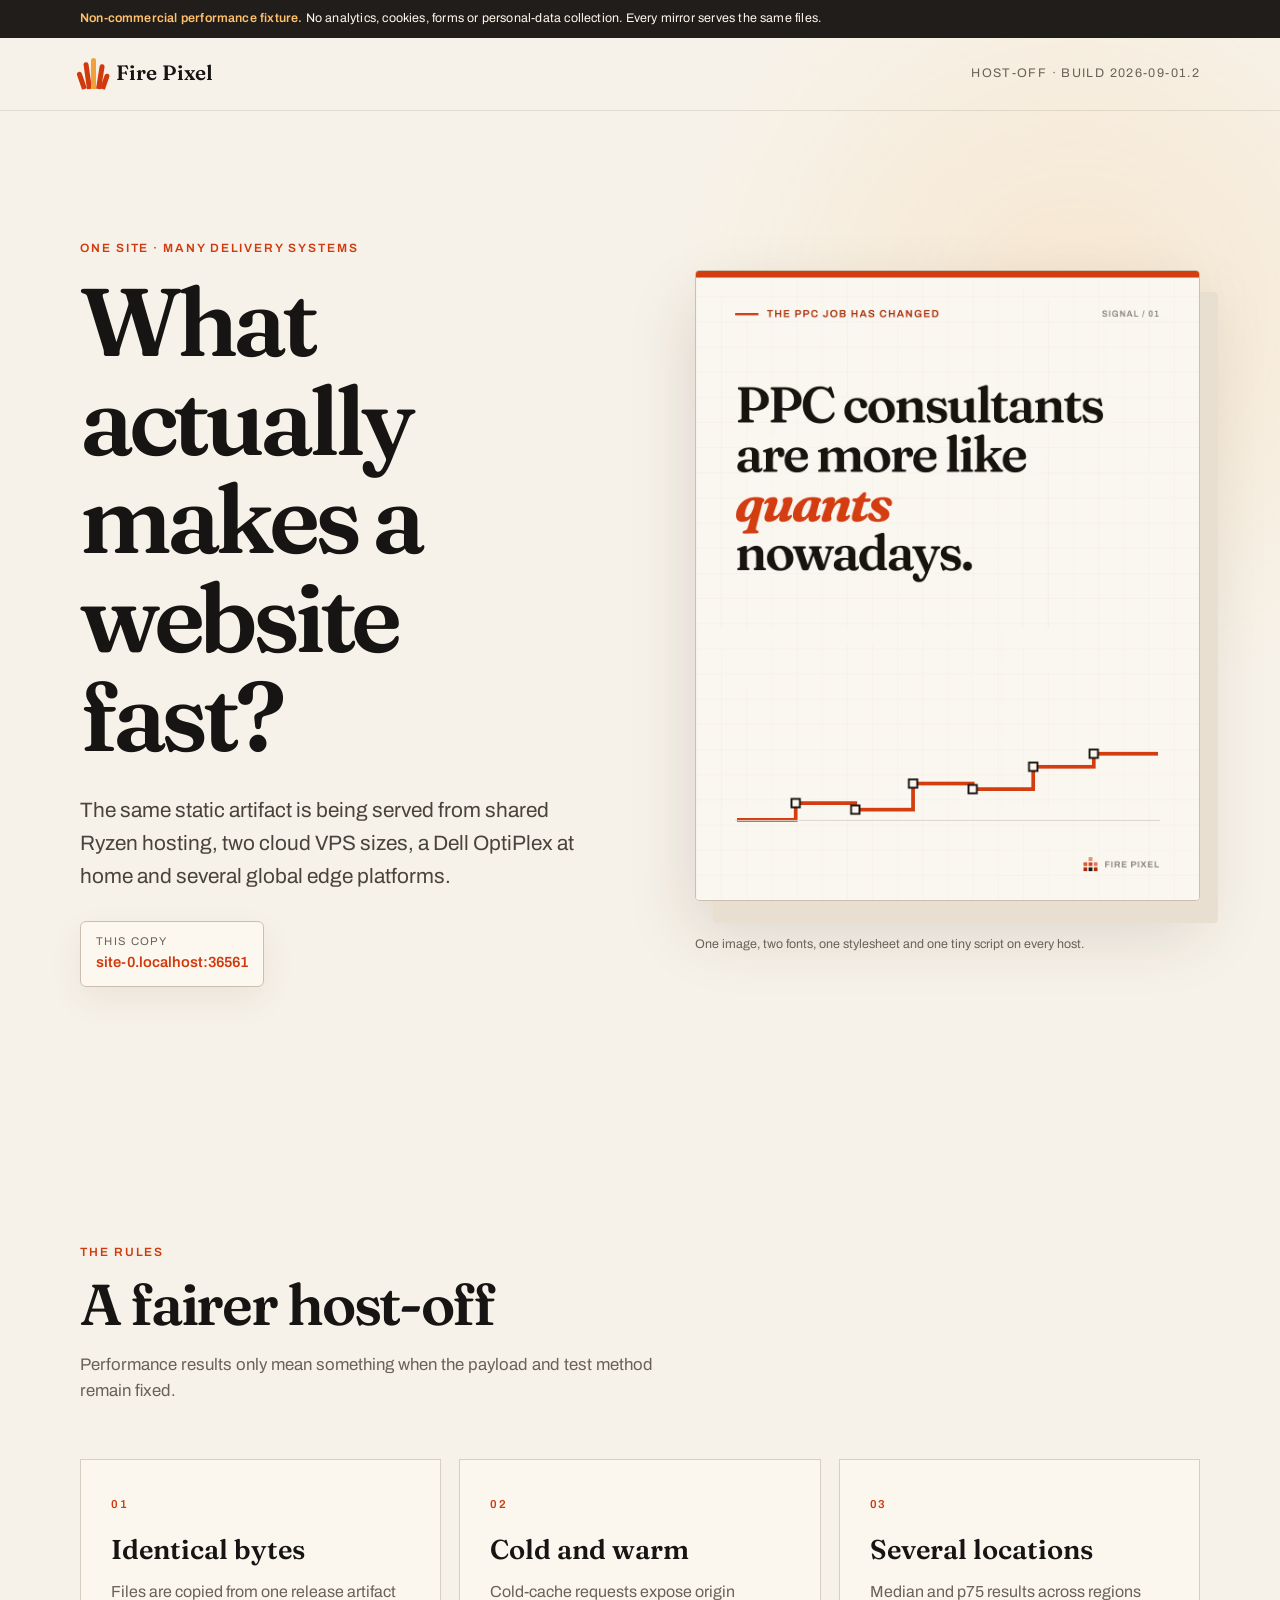
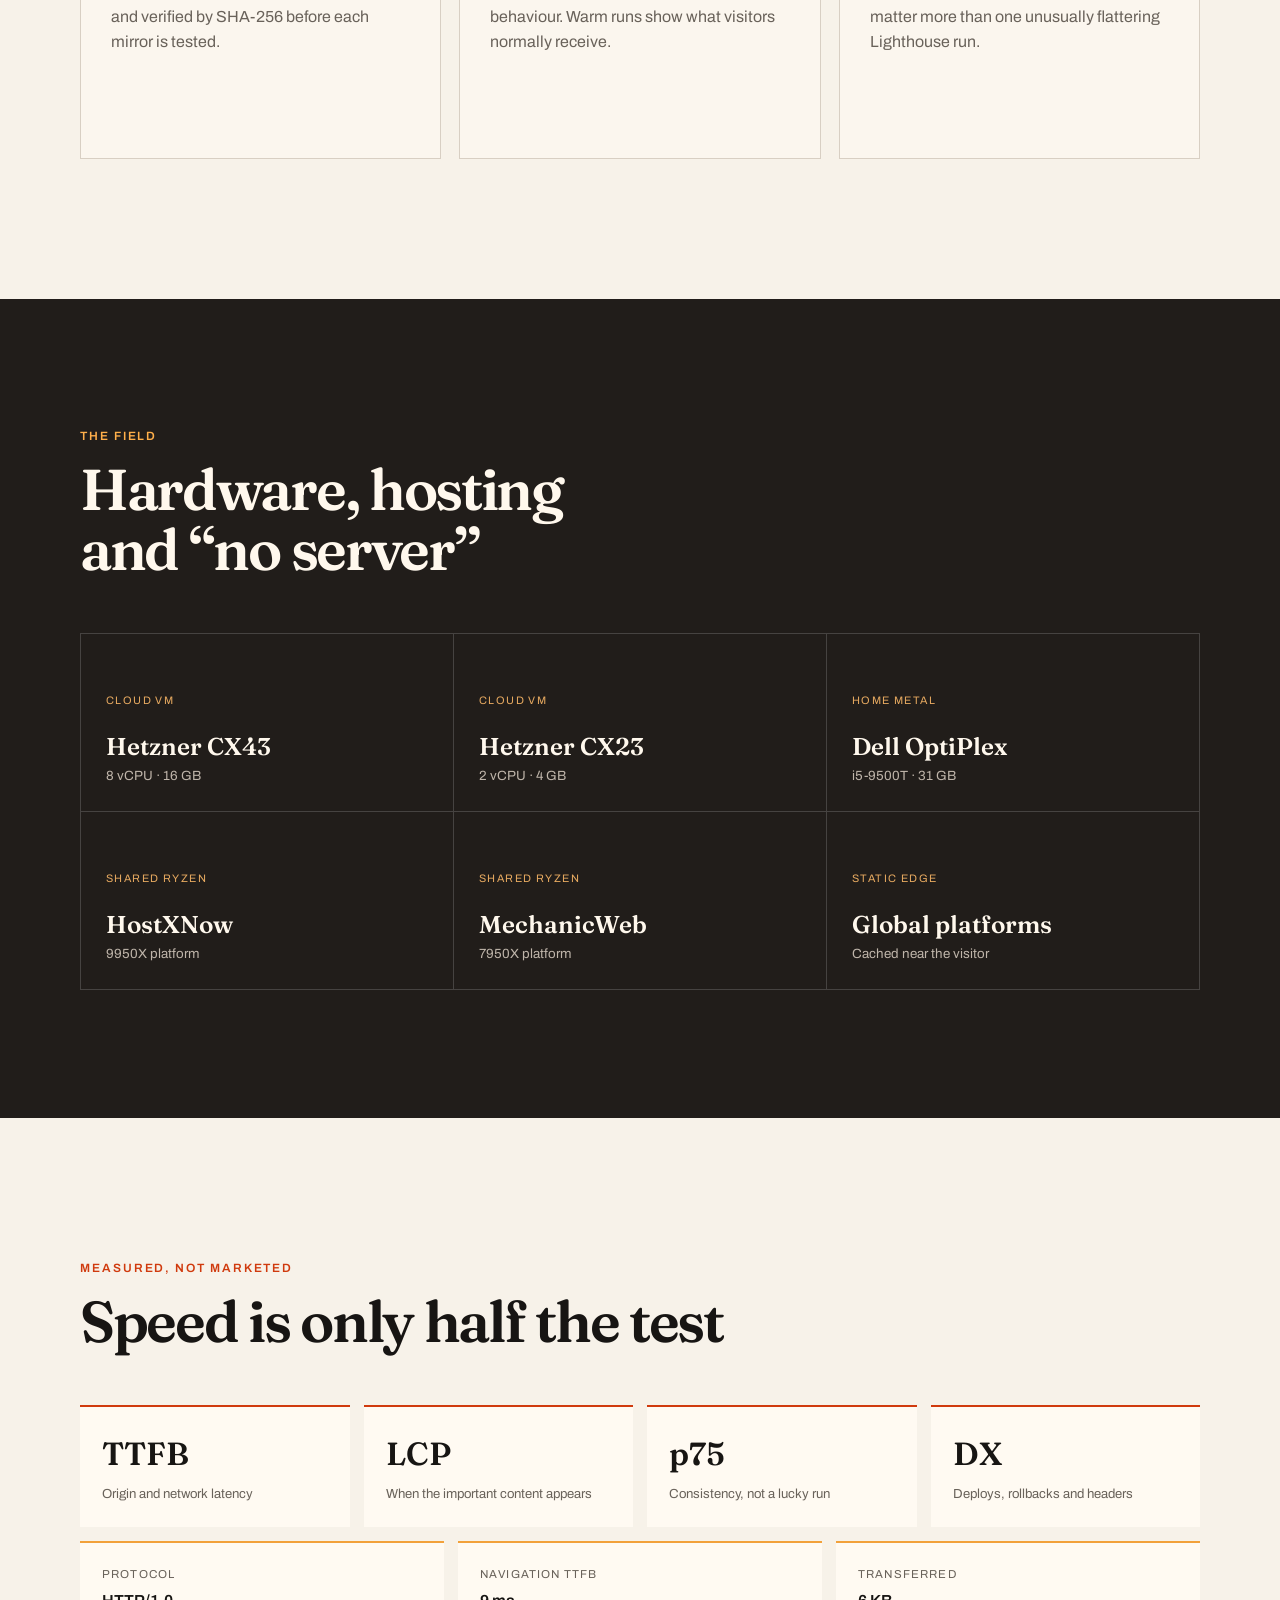
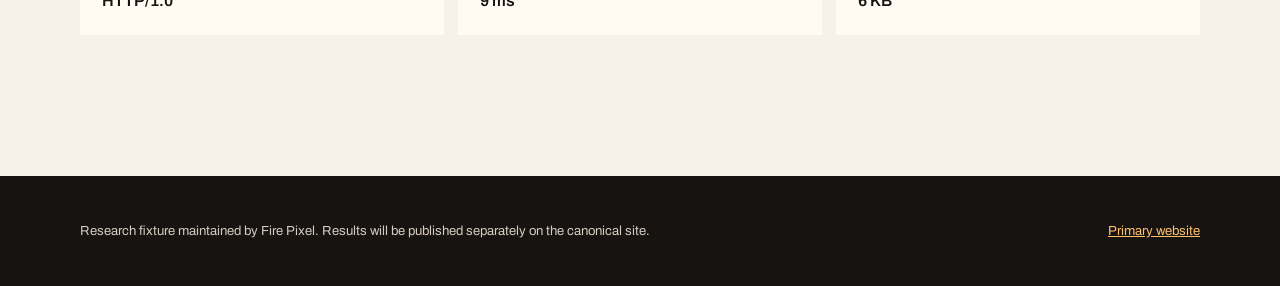
<file: site/index.html>
<!doctype html>
<html lang="en-GB">
  <head>
    <meta charset="utf-8">
    <meta name="viewport" content="width=device-width, initial-scale=1">
    <meta name="robots" content="noindex, nofollow">
    <meta name="description" content="A neutral, tracking-free fixture used to compare static website delivery across hosting platforms.">
    <meta name="hostoff-build" content="2026-09-01.2">
    <link rel="canonical" href="https://firepixel.co.uk/">
    <link rel="preload" href="./assets/archivo-400.woff2" as="font" type="font/woff2" crossorigin>
    <link rel="preload" href="./assets/fraunces-600.woff2" as="font" type="font/woff2" crossorigin>
    <link rel="preload" href="./assets/fixture.avif" as="image" type="image/avif" fetchpriority="high">
    <link rel="icon" href="./favicon.svg" type="image/svg+xml">
    <link rel="stylesheet" href="./assets/styles.css">
    <script src="./assets/hostoff.js" defer></script>
    <title>The Fire Pixel Host-Off — Static delivery fixture</title>
  </head>
  <body>
    <div class="research-note">
      <div class="wrap">
        <strong>Non-commercial performance fixture.</strong>
        No analytics, cookies, forms or personal-data collection. Every mirror serves the same files.
      </div>
    </div>

    <header class="site-head">
      <div class="wrap head-inner">
        <a class="brand" href="https://firepixel.co.uk/" aria-label="Fire Pixel primary website">
          <span class="mark" aria-hidden="true"><i></i><i></i><i></i><i></i><i></i></span>
          <span>Fire Pixel</span>
        </a>
        <span class="build">Host-Off · build 2026-09-01.2</span>
      </div>
    </header>

    <main>
      <section class="hero">
        <div class="wrap hero-grid">
          <div>
            <p class="eyebrow">One site · many delivery systems</p>
            <h1>What actually makes a website fast?</h1>
            <p class="lede">The same static artifact is being served from shared Ryzen hosting, two cloud VPS sizes, a Dell OptiPlex at home and several global edge platforms.</p>
            <div class="host-chip" aria-live="polite">
              <span>This copy</span>
              <strong data-host>detecting host…</strong>
            </div>
          </div>
          <figure class="hero-visual">
            <img src="./assets/fixture.avif" width="1080" height="1350" alt="A performance chart illustrating measured advertising outcomes" fetchpriority="high" decoding="async">
            <figcaption>One image, two fonts, one stylesheet and one tiny script on every host.</figcaption>
          </figure>
        </div>
      </section>

      <section class="principles wrap" aria-labelledby="rules-title">
        <div class="section-intro">
          <p class="eyebrow">The rules</p>
          <h2 id="rules-title">A fairer host-off</h2>
          <p>Performance results only mean something when the payload and test method remain fixed.</p>
        </div>
        <div class="card-grid">
          <article class="card">
            <span class="number">01</span>
            <h3>Identical bytes</h3>
            <p>Files are copied from one release artifact and verified by SHA-256 before each mirror is tested.</p>
          </article>
          <article class="card">
            <span class="number">02</span>
            <h3>Cold and warm</h3>
            <p>Cold-cache requests expose origin behaviour. Warm runs show what visitors normally receive.</p>
          </article>
          <article class="card">
            <span class="number">03</span>
            <h3>Several locations</h3>
            <p>Median and p75 results across regions matter more than one unusually flattering Lighthouse run.</p>
          </article>
        </div>
      </section>

      <section class="race">
        <div class="wrap">
          <div class="section-intro light">
            <p class="eyebrow">The field</p>
            <h2>Hardware, hosting and “no server”</h2>
          </div>
          <div class="lane-grid">
            <article><span>Cloud VM</span><strong>Hetzner CX43</strong><small>8 vCPU · 16 GB</small></article>
            <article><span>Cloud VM</span><strong>Hetzner CX23</strong><small>2 vCPU · 4 GB</small></article>
            <article><span>Home metal</span><strong>Dell OptiPlex</strong><small>i5-9500T · 31 GB</small></article>
            <article><span>Shared Ryzen</span><strong>HostXNow</strong><small>9950X platform</small></article>
            <article><span>Shared Ryzen</span><strong>MechanicWeb</strong><small>7950X platform</small></article>
            <article><span>Static edge</span><strong>Global platforms</strong><small>Cached near the visitor</small></article>
          </div>
        </div>
      </section>

      <section class="measure wrap" aria-labelledby="measure-title">
        <div class="section-intro">
          <p class="eyebrow">Measured, not marketed</p>
          <h2 id="measure-title">Speed is only half the test</h2>
        </div>
        <div class="metric-row">
          <div><strong>TTFB</strong><span>Origin and network latency</span></div>
          <div><strong>LCP</strong><span>When the important content appears</span></div>
          <div><strong>p75</strong><span>Consistency, not a lucky run</span></div>
          <div><strong>DX</strong><span>Deploys, rollbacks and headers</span></div>
        </div>
        <div class="live-readout" aria-label="Local browser timing">
          <div><span>Protocol</span><strong data-protocol>—</strong></div>
          <div><span>Navigation TTFB</span><strong data-ttfb>—</strong></div>
          <div><span>Transferred</span><strong data-transfer>—</strong></div>
        </div>
      </section>
    </main>

    <footer>
      <div class="wrap foot-inner">
        <p>Research fixture maintained by Fire Pixel. Results will be published separately on the canonical site.</p>
        <a href="https://firepixel.co.uk/">Primary website</a>
      </div>
    </footer>
  </body>
</html>
</file>
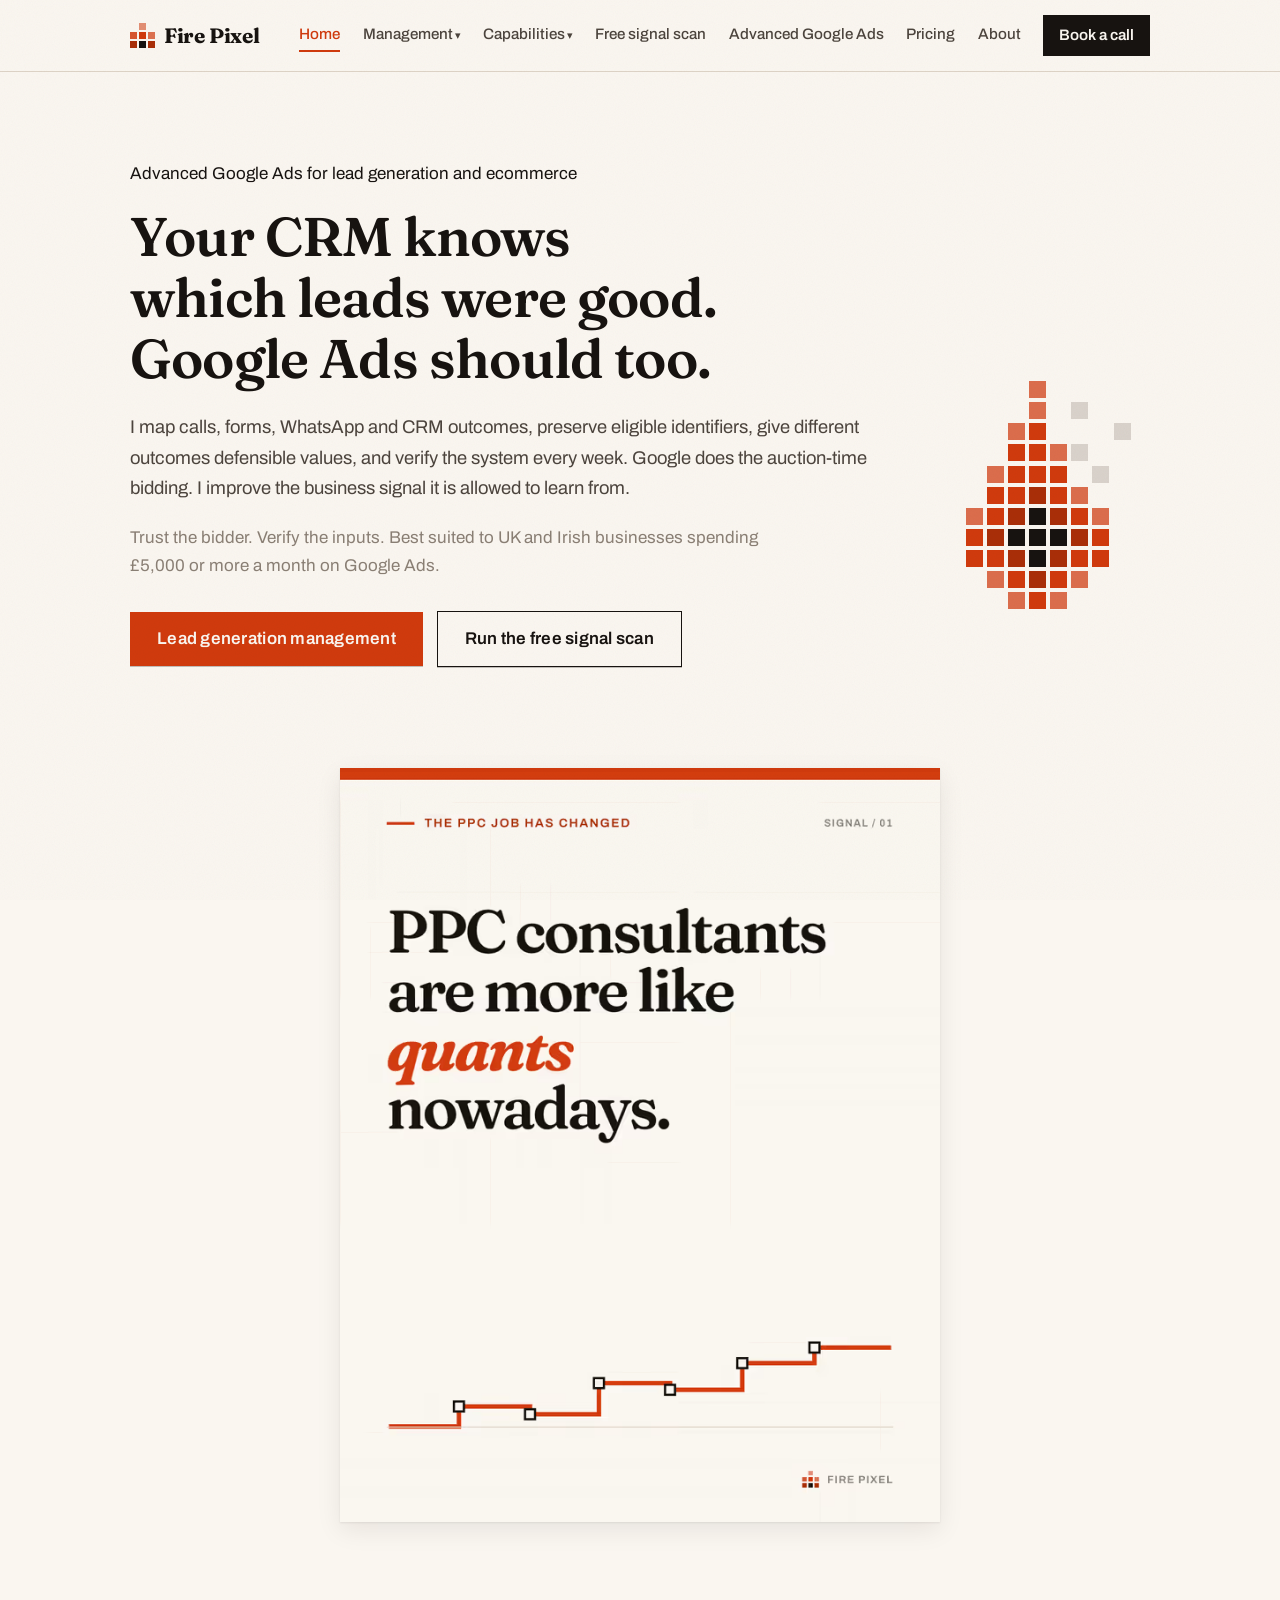
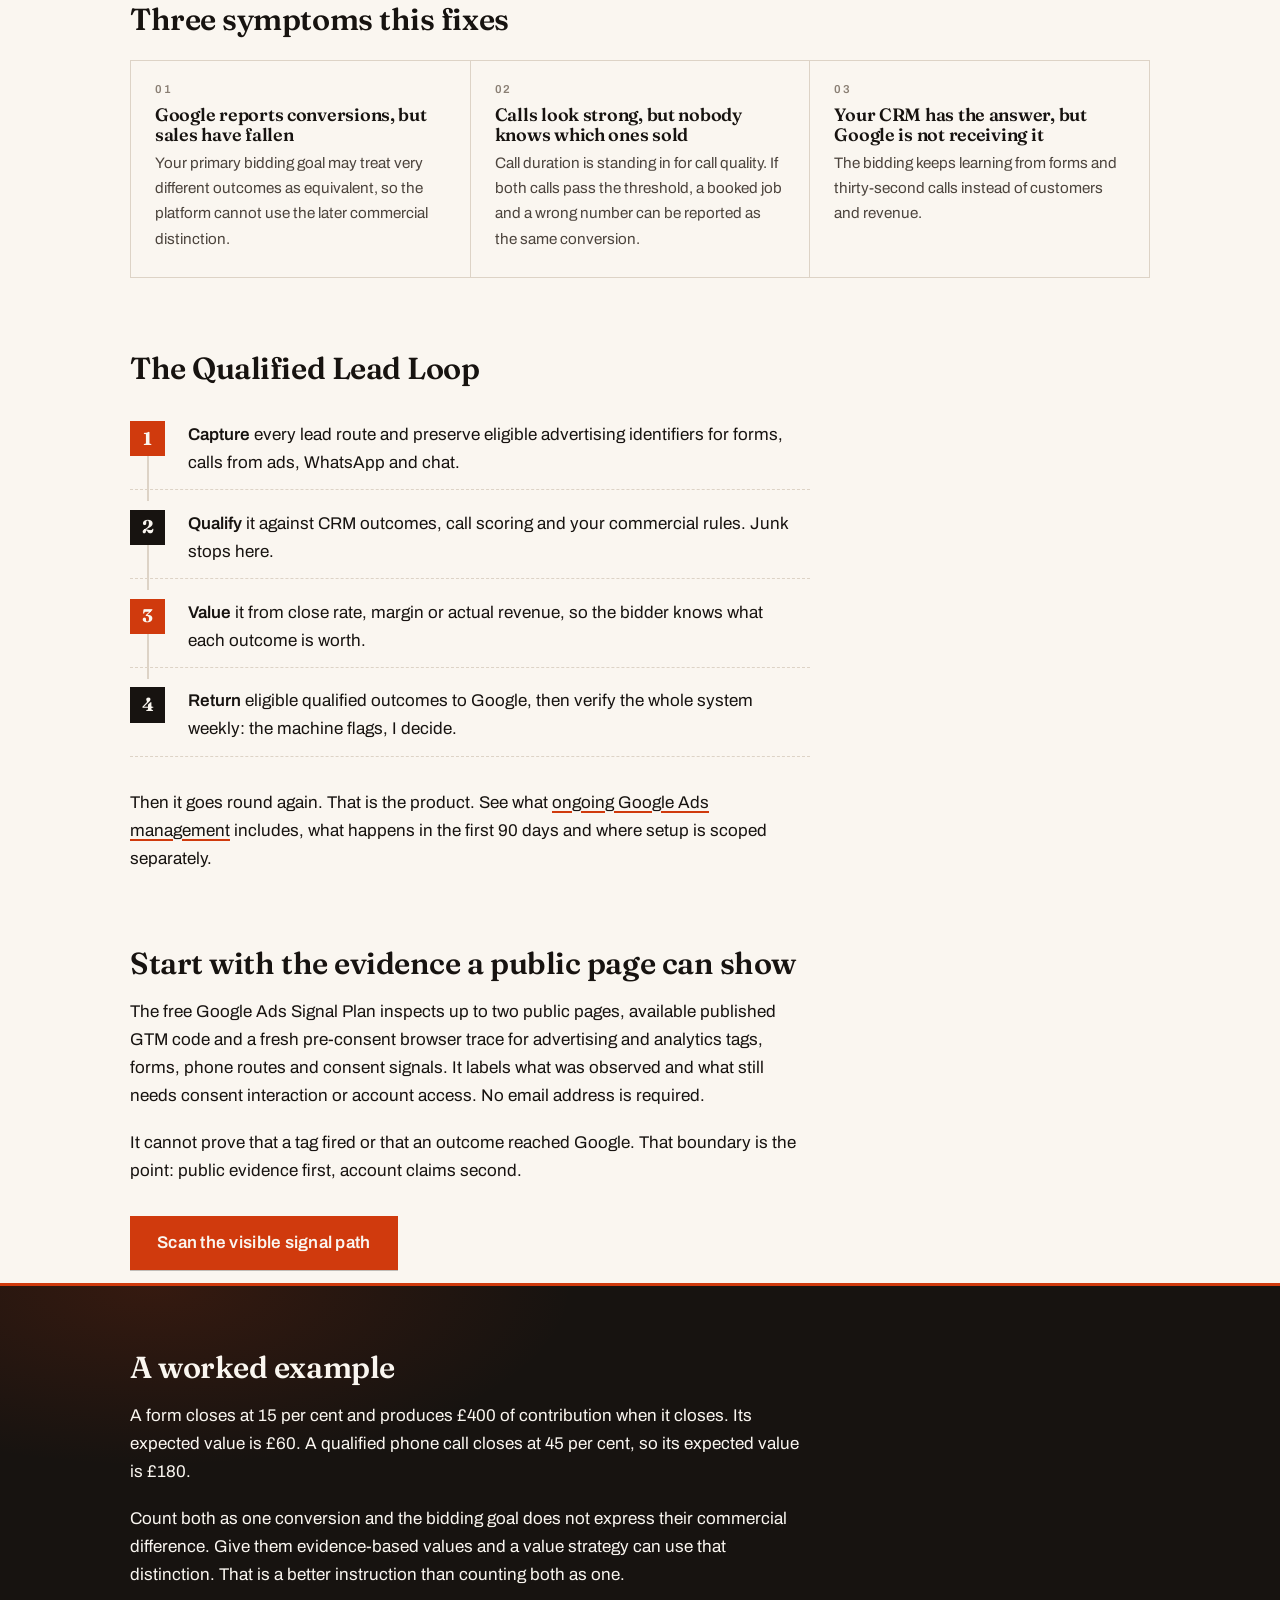
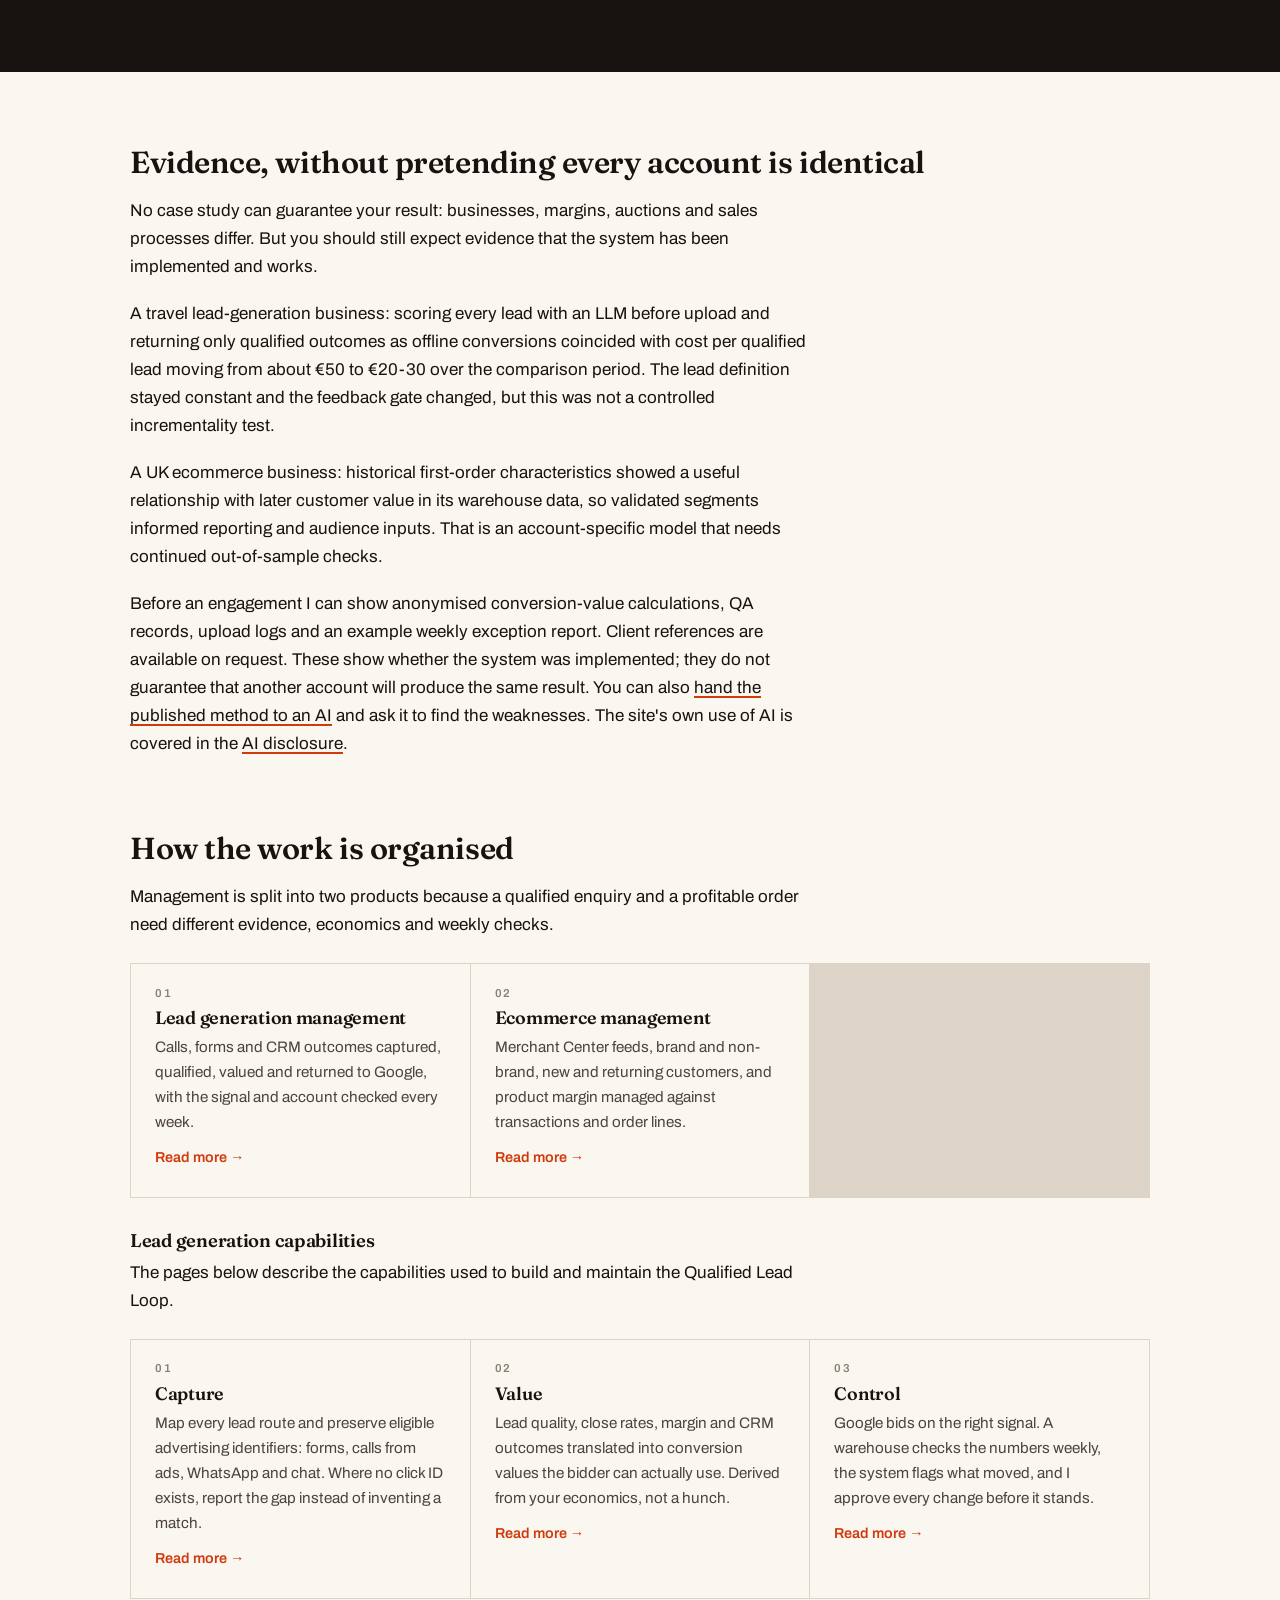
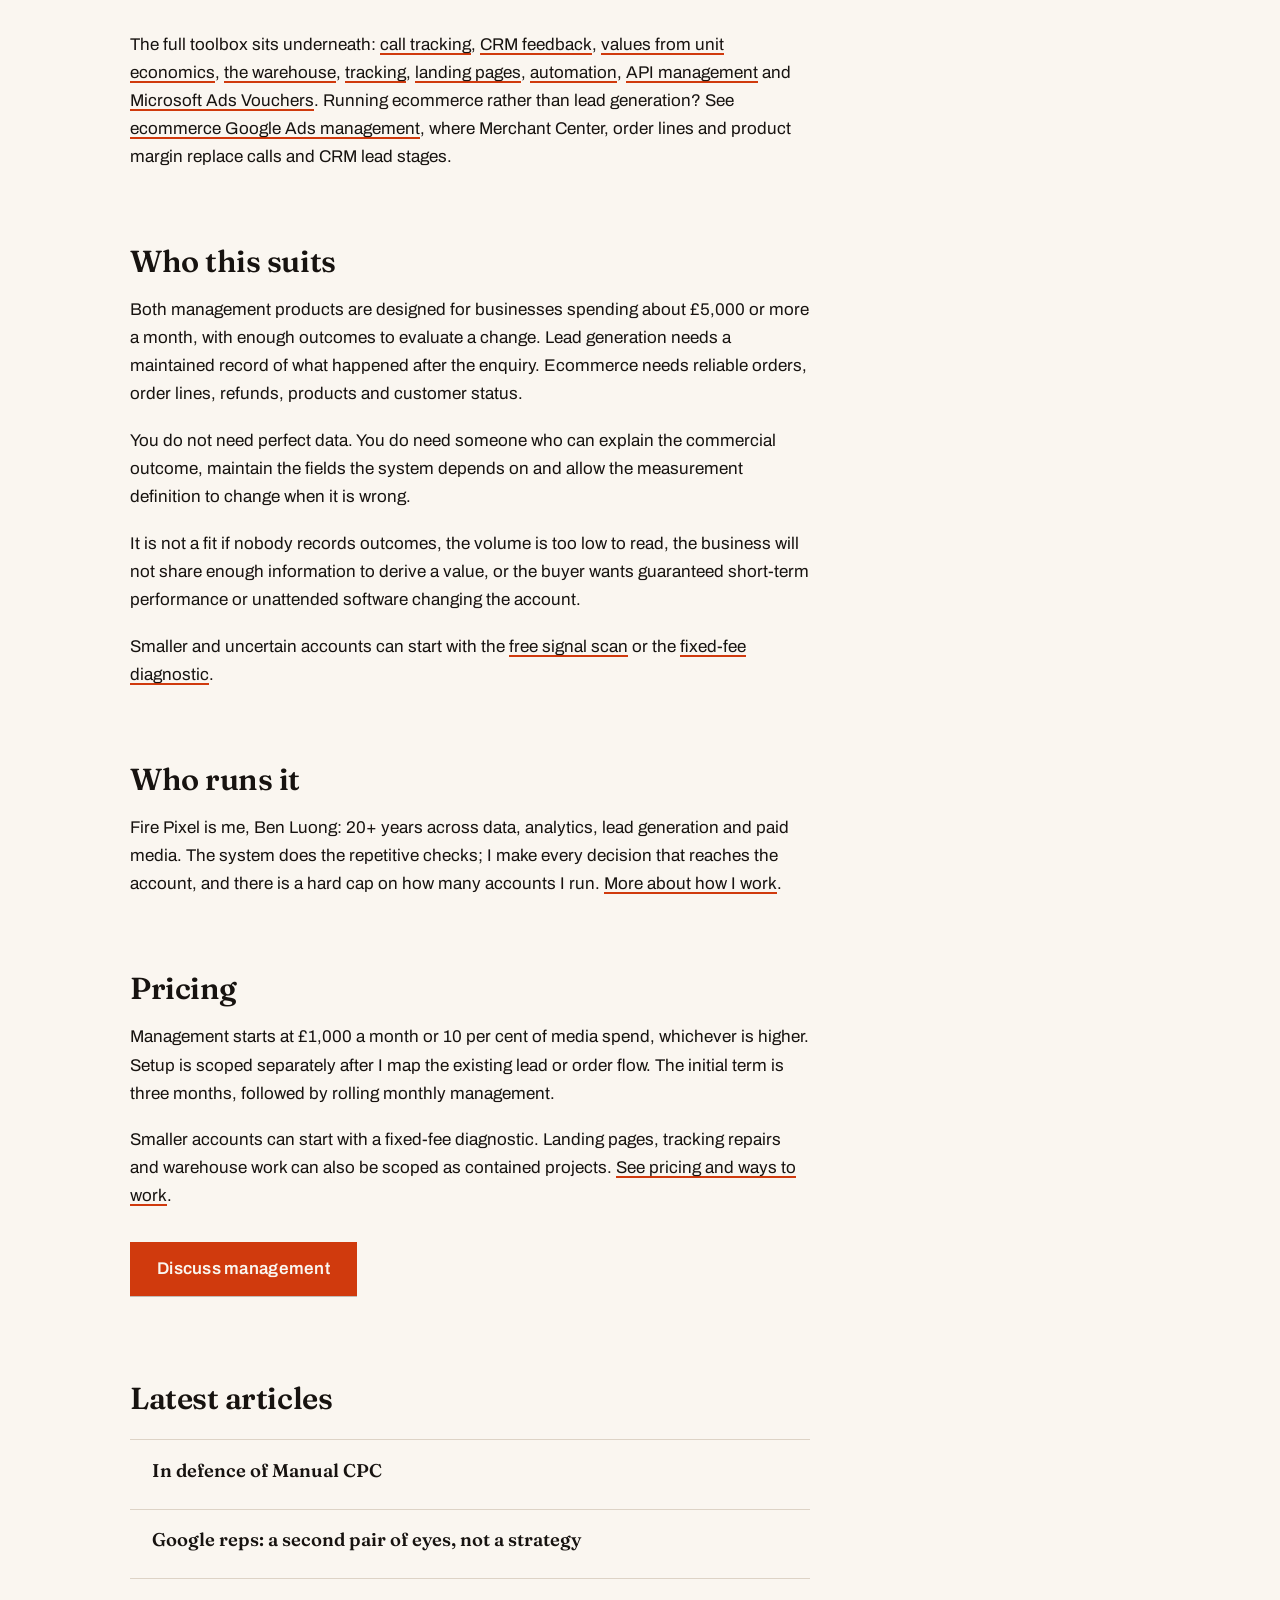
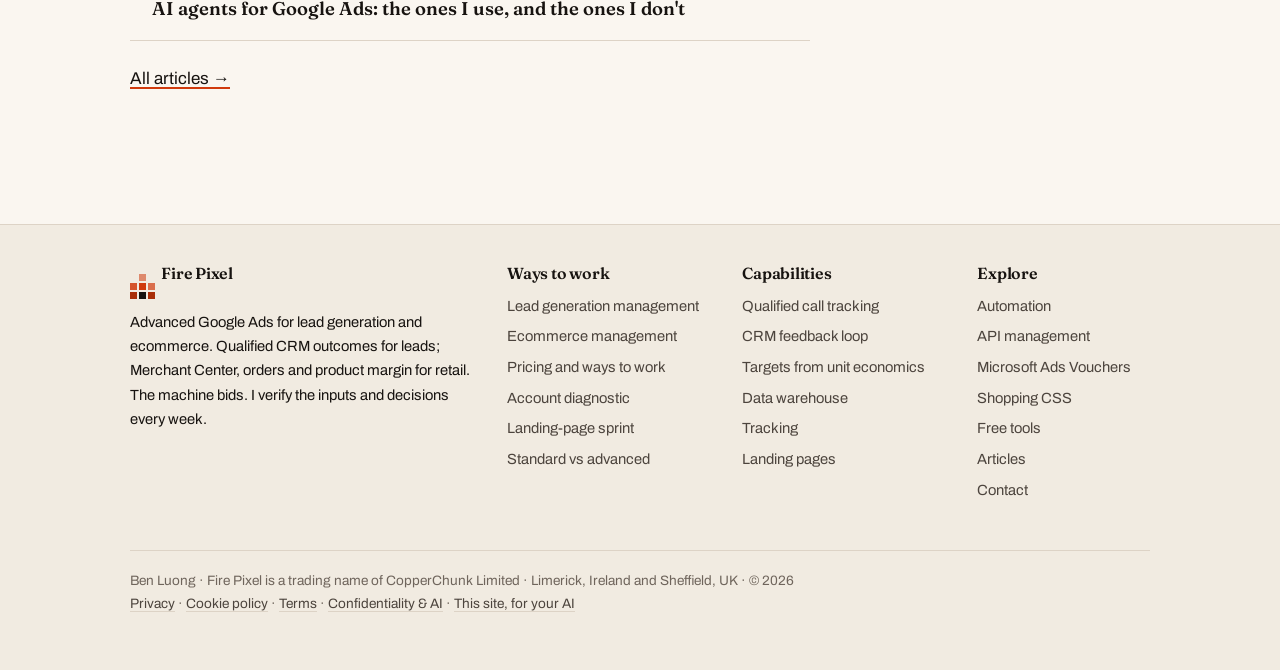
<file: site/full/index.html>
<!DOCTYPE html><html lang="en-GB"> <head><!-- Host-Off full homepage fixture: source aba6a715832488d40c1047dc80dfe37323bbd0c7; third-party analytics removed. --><meta charset="utf-8"><meta name="viewport" content="width=device-width, initial-scale=1"><meta name="robots" content="noindex, nofollow, noarchive"><title>Advanced Google Ads for lead generation and ecommerce | Fire Pixel</title><meta name="description" content="Separate advanced Google Ads management for lead generation and ecommerce: qualified CRM outcomes for leads, or Merchant Center feeds and order-line economics for retail."><link rel="canonical" href="https://firepixel.co.uk/"><link rel="sitemap" href="https://firepixel.co.uk/sitemap-index.xml"><link rel="alternate" type="application/rss+xml" title="Fire Pixel articles" href="https://firepixel.co.uk/feed.xml"><link rel="alternate" type="application/feed+json" title="Fire Pixel articles" href="https://firepixel.co.uk/feed.json"><link rel="icon" href="./favicon.svg" type="image/svg+xml"><link rel="preload" href="./_astro/archivo-latin-400-normal.C81ewxNO.woff2" as="font" type="font/woff2" crossorigin><link rel="preload" href="./_astro/archivo-latin-500-normal.CGugC8dq.woff2" as="font" type="font/woff2" crossorigin><link rel="preload" href="./_astro/archivo-latin-600-normal.3BBy0ZsW.woff2" as="font" type="font/woff2" crossorigin><link rel="preload" href="./_astro/fraunces-latin-600-normal.BFCDtZfi.woff2" as="font" type="font/woff2" crossorigin><link rel="preload" href="./_astro/fraunces-latin-700-normal.CEOla-zY.woff2" as="font" type="font/woff2" crossorigin><meta property="og:title" content="Advanced Google Ads for lead generation and ecommerce | Fire Pixel"><meta property="og:description" content="Separate advanced Google Ads management for lead generation and ecommerce: qualified CRM outcomes for leads, or Merchant Center feeds and order-line economics for retail."><meta property="og:type" content="website"><meta property="og:url" content="https://firepixel.co.uk/"><meta property="og:image" content="https://firepixel.co.uk/og.png"><meta property="og:image:width" content="1200"><meta property="og:image:height" content="630"><meta name="twitter:card" content="summary_large_image"><script type="application/ld+json">{"@context":"https://schema.org","@type":"ProfessionalService","@id":"https://firepixel.co.uk/#organization","name":"Fire Pixel","url":"https://firepixel.co.uk","description":"Advanced Google Ads management for lead gen and ecommerce. Defensible conversion values from unit economics, eligible CRM outcomes returned, calls measured beyond duration, and the business constraint made explicit.","founder":{"@type":"Person","name":"Ben Luong"},"parentOrganization":{"@type":"Organization","name":"CopperChunk Limited"},"areaServed":["Ireland","United Kingdom"],"priceRange":"From £1,000/month"}</script><link rel="stylesheet" href="./_astro/conversion-value-builder.G5M-7_BJ.css">
<style>.home-quote-graphic[data-astro-cid-j7pv25f6]{max-width:680px;margin-block:clamp(.5rem,2vw,1.5rem) clamp(3rem,7vw,5rem)}.home-quote-graphic[data-astro-cid-j7pv25f6] picture,.home-quote-graphic[data-astro-cid-j7pv25f6] img{display:block;width:100%}.home-quote-graphic[data-astro-cid-j7pv25f6] img{height:auto;border-top:4px solid var(--ember);box-shadow:var(--shadow)}
</style></head> <body>  <header class="site-head"> <div class="wrap"> <a class="brand" href="https://firepixel.co.uk/"> <span class="flame" aria-hidden="true"><i></i><i></i><i></i><i></i><i></i><i></i><i></i></span>
Fire Pixel
</a> <button class="nav-toggle" aria-expanded="false" aria-controls="nav">Menu</button> <nav class="nav" id="nav" aria-label="Main"> <a href="https://firepixel.co.uk/" aria-current="page">Home</a> <details> <summary>Management</summary> <div class="menu"> <a href="https://firepixel.co.uk/google-ads-management">Lead generation</a> <a href="https://firepixel.co.uk/ecommerce">Ecommerce</a> </div> </details> <details> <summary>Capabilities</summary> <div class="menu"> <a href="https://firepixel.co.uk/qualified-call-tracking">Qualified call tracking</a><a href="https://firepixel.co.uk/crm-feedback-loop">CRM feedback loop</a><a href="https://firepixel.co.uk/targets-from-unit-economics">Targets from unit economics</a><a href="https://firepixel.co.uk/data-warehouse">Data warehouse</a><a href="https://firepixel.co.uk/tracking">Tracking</a><a href="https://firepixel.co.uk/landing-pages">Landing pages</a><a href="https://firepixel.co.uk/automation">Automation</a><a href="https://firepixel.co.uk/api-management">API management</a><a href="https://firepixel.co.uk/microsoft-ads">Microsoft Ads Vouchers</a><a href="https://firepixel.co.uk/shopping-css">Shopping CSS</a> <a href="https://firepixel.co.uk/standard">Standard vs advanced</a> </div> </details> <a href="https://firepixel.co.uk/tools/google-ads-signal-plan">Free signal scan</a> <a href="https://firepixel.co.uk/advanced-google-ads">Advanced Google Ads</a> <a href="https://firepixel.co.uk/pricing">Pricing</a> <a href="https://firepixel.co.uk/about">About</a> <a class="nav-cta" href="https://firepixel.co.uk/contact">Book a call</a> </nav> </div> </header> <script type="module">const n=document.querySelector(".nav-toggle"),o=document.getElementById("nav");n?.addEventListener("click",()=>{const e=o?.classList.toggle("open");n.setAttribute("aria-expanded",String(!!e))});document.addEventListener("click",e=>{document.querySelectorAll(".nav details[open]").forEach(t=>{t.contains(e.target)||t.removeAttribute("open")})});</script> <main>  <section class="hero wrap" data-astro-cid-j7pv25f6> <div class="hero-flame" aria-hidden="true" data-astro-cid-j7pv25f6><i class="s" style="grid-area:1/6" data-astro-cid-j7pv25f6></i><i class="s" style="grid-area:2/6" data-astro-cid-j7pv25f6></i><i class="g" style="grid-area:2/8" data-astro-cid-j7pv25f6></i><i class="s" style="grid-area:3/5" data-astro-cid-j7pv25f6></i><i style="grid-area:3/6" data-astro-cid-j7pv25f6></i><i class="g" style="grid-area:3/10" data-astro-cid-j7pv25f6></i><i style="grid-area:4/5" data-astro-cid-j7pv25f6></i><i style="grid-area:4/6" data-astro-cid-j7pv25f6></i><i class="s" style="grid-area:4/7" data-astro-cid-j7pv25f6></i><i class="g" style="grid-area:4/8" data-astro-cid-j7pv25f6></i><i class="s" style="grid-area:5/4" data-astro-cid-j7pv25f6></i><i style="grid-area:5/5" data-astro-cid-j7pv25f6></i><i style="grid-area:5/6" data-astro-cid-j7pv25f6></i><i style="grid-area:5/7" data-astro-cid-j7pv25f6></i><i class="g" style="grid-area:5/9" data-astro-cid-j7pv25f6></i><i style="grid-area:6/4" data-astro-cid-j7pv25f6></i><i style="grid-area:6/5" data-astro-cid-j7pv25f6></i><i class="d" style="grid-area:6/6" data-astro-cid-j7pv25f6></i><i style="grid-area:6/7" data-astro-cid-j7pv25f6></i><i class="s" style="grid-area:6/8" data-astro-cid-j7pv25f6></i><i class="s" style="grid-area:7/3" data-astro-cid-j7pv25f6></i><i style="grid-area:7/4" data-astro-cid-j7pv25f6></i><i class="d" style="grid-area:7/5" data-astro-cid-j7pv25f6></i><i class="k" style="grid-area:7/6" data-astro-cid-j7pv25f6></i><i class="d" style="grid-area:7/7" data-astro-cid-j7pv25f6></i><i style="grid-area:7/8" data-astro-cid-j7pv25f6></i><i class="s" style="grid-area:7/9" data-astro-cid-j7pv25f6></i><i style="grid-area:8/3" data-astro-cid-j7pv25f6></i><i class="d" style="grid-area:8/4" data-astro-cid-j7pv25f6></i><i class="k" style="grid-area:8/5" data-astro-cid-j7pv25f6></i><i class="k" style="grid-area:8/6" data-astro-cid-j7pv25f6></i><i class="k" style="grid-area:8/7" data-astro-cid-j7pv25f6></i><i class="d" style="grid-area:8/8" data-astro-cid-j7pv25f6></i><i style="grid-area:8/9" data-astro-cid-j7pv25f6></i><i style="grid-area:9/3" data-astro-cid-j7pv25f6></i><i style="grid-area:9/4" data-astro-cid-j7pv25f6></i><i class="d" style="grid-area:9/5" data-astro-cid-j7pv25f6></i><i class="k" style="grid-area:9/6" data-astro-cid-j7pv25f6></i><i class="d" style="grid-area:9/7" data-astro-cid-j7pv25f6></i><i style="grid-area:9/8" data-astro-cid-j7pv25f6></i><i style="grid-area:9/9" data-astro-cid-j7pv25f6></i><i class="s" style="grid-area:10/4" data-astro-cid-j7pv25f6></i><i style="grid-area:10/5" data-astro-cid-j7pv25f6></i><i class="d" style="grid-area:10/6" data-astro-cid-j7pv25f6></i><i style="grid-area:10/7" data-astro-cid-j7pv25f6></i><i class="s" style="grid-area:10/8" data-astro-cid-j7pv25f6></i><i class="s" style="grid-area:11/5" data-astro-cid-j7pv25f6></i><i style="grid-area:11/6" data-astro-cid-j7pv25f6></i><i class="s" style="grid-area:11/7" data-astro-cid-j7pv25f6></i></div> <p class="meta-line" data-astro-cid-j7pv25f6>Advanced Google Ads for lead generation and ecommerce</p> <h1 data-astro-cid-j7pv25f6>Your CRM knows which leads were good. Google Ads should too.</h1> <p class="definition" data-astro-cid-j7pv25f6>
I map calls, forms, WhatsApp and CRM outcomes, preserve eligible identifiers, give different
      outcomes defensible values, and verify the system every week. Google does the auction-time
      bidding. I improve the business signal it is allowed to learn from.
</p> <p class="sub" data-astro-cid-j7pv25f6>
Trust the bidder. Verify the inputs. Best suited to UK and Irish businesses spending £5,000 or
      more a month on Google Ads.
</p> <a class="cta" href="https://firepixel.co.uk/google-ads-management" data-astro-cid-j7pv25f6>Lead generation management</a> <a class="cta cta-secondary" href="https://firepixel.co.uk/tools/google-ads-signal-plan" data-astro-cid-j7pv25f6>Run the free signal scan</a> </section> <figure class="home-quote-graphic wrap" data-astro-cid-j7pv25f6> <picture data-astro-cid-j7pv25f6="true"> <source srcset="./_astro/ppc-quants-quote.gHY7ObOm_Z2b16Ow.avif 480w, ./_astro/ppc-quants-quote.gHY7ObOm_LtQgN.avif 680w, ./_astro/ppc-quants-quote.gHY7ObOm_Lo31x.avif 1080w" type="image/avif" sizes="(max-width: 760px) calc(100vw - 2.2rem), 680px"><source srcset="./_astro/ppc-quants-quote.gHY7ObOm_ZtkbkU.webp 480w, ./_astro/ppc-quants-quote.gHY7ObOm_2taLKp.webp 680w, ./_astro/ppc-quants-quote.gHY7ObOm_1TYvFu.webp 1080w" type="image/webp" sizes="(max-width: 760px) calc(100vw - 2.2rem), 680px">  <img src="./_astro/ppc-quants-quote.gHY7ObOm_1TYvFu.webp" srcset="./_astro/ppc-quants-quote.gHY7ObOm_ZtkbkU.webp 480w, ./_astro/ppc-quants-quote.gHY7ObOm_2taLKp.webp 680w, ./_astro/ppc-quants-quote.gHY7ObOm_1TYvFu.webp 1080w" alt="PPC consultants are more like quants nowadays, above a sparse rising signal graph representing data-led account work." sizes="(max-width: 760px) calc(100vw - 2.2rem), 680px" loading="eager" fetchpriority="high" decoding="async" data-astro-cid-j7pv25f6="true" width="1080" height="1350"> </picture> </figure> <section class="wrap" data-astro-cid-j7pv25f6> <h2 data-astro-cid-j7pv25f6>Three symptoms this fixes</h2> <div class="card-grid" data-astro-cid-j7pv25f6> <div class="card" data-astro-cid-j7pv25f6> <h3 data-astro-cid-j7pv25f6>Google reports conversions, but sales have fallen</h3> <p data-astro-cid-j7pv25f6>Your primary bidding goal may treat very different outcomes as equivalent, so the platform cannot use the later commercial distinction.</p> </div> <div class="card" data-astro-cid-j7pv25f6> <h3 data-astro-cid-j7pv25f6>Calls look strong, but nobody knows which ones sold</h3> <p data-astro-cid-j7pv25f6>Call duration is standing in for call quality. If both calls pass the threshold, a booked job and a wrong number can be reported as the same conversion.</p> </div> <div class="card" data-astro-cid-j7pv25f6> <h3 data-astro-cid-j7pv25f6>Your CRM has the answer, but Google is not receiving it</h3> <p data-astro-cid-j7pv25f6>The bidding keeps learning from forms and thirty-second calls instead of customers and revenue.</p> </div> </div> </section> <section class="wrap" id="loop" data-astro-cid-j7pv25f6> <h2 data-astro-cid-j7pv25f6>The Qualified Lead Loop</h2> <ol class="loop" data-astro-cid-j7pv25f6> <li data-astro-cid-j7pv25f6><strong data-astro-cid-j7pv25f6>Capture</strong> every lead route and preserve eligible advertising identifiers for forms, calls from ads, WhatsApp and chat.</li> <li data-astro-cid-j7pv25f6><strong data-astro-cid-j7pv25f6>Qualify</strong> it against CRM outcomes, call scoring and your commercial rules. Junk stops here.</li> <li data-astro-cid-j7pv25f6><strong data-astro-cid-j7pv25f6>Value</strong> it from close rate, margin or actual revenue, so the bidder knows what each outcome is worth.</li> <li data-astro-cid-j7pv25f6><strong data-astro-cid-j7pv25f6>Return</strong> eligible qualified outcomes to Google, then verify the whole system weekly: the machine flags, I decide.</li> </ol> <p style="max-width: var(--measure);" data-astro-cid-j7pv25f6>
Then it goes round again. That is the product. See what
<a href="https://firepixel.co.uk/google-ads-management" data-astro-cid-j7pv25f6>ongoing Google Ads management</a> includes, what happens in
      the first 90 days and where setup is scoped separately.
</p> </section> <section class="wrap" data-astro-cid-j7pv25f6> <h2 data-astro-cid-j7pv25f6>Start with the evidence a public page can show</h2> <div class="prose-body" style="max-width: var(--measure);" data-astro-cid-j7pv25f6> <p data-astro-cid-j7pv25f6>
The free Google Ads Signal Plan inspects up to two public pages, available published GTM code and
        a fresh pre-consent browser trace for advertising and analytics tags, forms, phone routes and consent
        signals. It labels what was observed and what still needs consent interaction or account access.
        No email address is required.
</p> <p data-astro-cid-j7pv25f6>
It cannot prove that a tag fired or that an outcome reached Google. That boundary is the point:
        public evidence first, account claims second.
</p> <a class="cta" href="https://firepixel.co.uk/tools/google-ads-signal-plan" data-astro-cid-j7pv25f6>Scan the visible signal path</a> </div> </section> <section class="band" data-astro-cid-j7pv25f6> <div class="wrap" data-astro-cid-j7pv25f6> <h2 data-astro-cid-j7pv25f6>A worked example</h2> <div style="max-width: var(--measure);" data-astro-cid-j7pv25f6> <p data-astro-cid-j7pv25f6>
A form closes at 15 per cent and produces £400 of contribution when it closes. Its expected
          value is £60. A qualified phone call closes at 45 per cent, so its expected value is £180.
</p> <p data-astro-cid-j7pv25f6>
Count both as one conversion and the bidding goal does not express their commercial
          difference. Give them evidence-based values and a value strategy can use that distinction.
          That is a better instruction than counting both as one.
</p> </div> </div> </section> <section class="wrap" data-astro-cid-j7pv25f6> <h2 data-astro-cid-j7pv25f6>Evidence, without pretending every account is identical</h2> <div class="prose-body" style="max-width: var(--measure);" data-astro-cid-j7pv25f6> <p data-astro-cid-j7pv25f6>
No case study can guarantee your result: businesses, margins, auctions and sales processes
        differ. But you should still expect evidence that the system has been implemented and works.
</p> <p data-astro-cid-j7pv25f6>
A travel lead-generation business: scoring every lead with an LLM before upload and returning
        only qualified outcomes as offline conversions coincided with cost per qualified lead moving
        from about €50 to €20-30 over the comparison period. The lead definition stayed constant and
        the feedback gate changed, but this was not a controlled incrementality test.
</p> <p data-astro-cid-j7pv25f6>
A UK ecommerce business: historical first-order characteristics showed a useful relationship
        with later customer value in its warehouse data, so validated segments informed reporting and
        audience inputs. That is an account-specific model that needs continued out-of-sample checks.
</p> <p data-astro-cid-j7pv25f6>
Before an engagement I can show anonymised conversion-value calculations, QA records, upload
        logs and an example weekly exception report. Client references are available on request. These
        show whether the system was implemented; they do not guarantee that another account will
        produce the same result. You can also <a href="https://firepixel.co.uk/for-ai" data-astro-cid-j7pv25f6>hand the published method to an AI</a>
and ask it to find the weaknesses. The site's own use of AI is covered in the
<a href="https://firepixel.co.uk/confidentiality-and-ai" data-astro-cid-j7pv25f6>AI disclosure</a>.
</p> </div> </section> <section class="wrap" data-astro-cid-j7pv25f6> <h2 data-astro-cid-j7pv25f6>How the work is organised</h2> <p style="max-width: var(--measure);" data-astro-cid-j7pv25f6>
Management is split into two products because a qualified enquiry and a profitable order need
      different evidence, economics and weekly checks.
</p> <div class="card-grid" data-astro-cid-j7pv25f6> <a class="card" href="https://firepixel.co.uk/google-ads-management" data-astro-cid-j7pv25f6> <h3 data-astro-cid-j7pv25f6>Lead generation management</h3> <p data-astro-cid-j7pv25f6>Calls, forms and CRM outcomes captured, qualified, valued and returned to Google, with the signal and account checked every week.</p> <span class="more" data-astro-cid-j7pv25f6>Read more →</span> </a><a class="card" href="https://firepixel.co.uk/ecommerce" data-astro-cid-j7pv25f6> <h3 data-astro-cid-j7pv25f6>Ecommerce management</h3> <p data-astro-cid-j7pv25f6>Merchant Center feeds, brand and non-brand, new and returning customers, and product margin managed against transactions and order lines.</p> <span class="more" data-astro-cid-j7pv25f6>Read more →</span> </a> </div> <h3 data-astro-cid-j7pv25f6>Lead generation capabilities</h3> <p style="max-width: var(--measure);" data-astro-cid-j7pv25f6>
The pages below describe the capabilities used to build and maintain the Qualified Lead Loop.
</p> <div class="card-grid" data-astro-cid-j7pv25f6> <a class="card" href="https://firepixel.co.uk/qualified-call-tracking" data-astro-cid-j7pv25f6> <h3 data-astro-cid-j7pv25f6>Capture</h3> <p data-astro-cid-j7pv25f6>Map every lead route and preserve eligible advertising identifiers: forms, calls from ads, WhatsApp and chat. Where no click ID exists, report the gap instead of inventing a match.</p> <span class="more" data-astro-cid-j7pv25f6>Read more →</span> </a><a class="card" href="https://firepixel.co.uk/targets-from-unit-economics" data-astro-cid-j7pv25f6> <h3 data-astro-cid-j7pv25f6>Value</h3> <p data-astro-cid-j7pv25f6>Lead quality, close rates, margin and CRM outcomes translated into conversion values the bidder can actually use. Derived from your economics, not a hunch.</p> <span class="more" data-astro-cid-j7pv25f6>Read more →</span> </a><a class="card" href="https://firepixel.co.uk/crm-feedback-loop" data-astro-cid-j7pv25f6> <h3 data-astro-cid-j7pv25f6>Control</h3> <p data-astro-cid-j7pv25f6>Google bids on the right signal. A warehouse checks the numbers weekly, the system flags what moved, and I approve every change before it stands.</p> <span class="more" data-astro-cid-j7pv25f6>Read more →</span> </a> </div> <p style="max-width: var(--measure);" data-astro-cid-j7pv25f6>
The full toolbox sits underneath: <a href="https://firepixel.co.uk/qualified-call-tracking" data-astro-cid-j7pv25f6>call tracking</a>,
<a href="https://firepixel.co.uk/crm-feedback-loop" data-astro-cid-j7pv25f6>CRM feedback</a>, <a href="https://firepixel.co.uk/targets-from-unit-economics" data-astro-cid-j7pv25f6>values from unit economics</a>,
<a href="https://firepixel.co.uk/data-warehouse" data-astro-cid-j7pv25f6>the warehouse</a>, <a href="https://firepixel.co.uk/tracking" data-astro-cid-j7pv25f6>tracking</a>,
<a href="https://firepixel.co.uk/landing-pages" data-astro-cid-j7pv25f6>landing pages</a>, <a href="https://firepixel.co.uk/automation" data-astro-cid-j7pv25f6>automation</a>,
<a href="https://firepixel.co.uk/api-management" data-astro-cid-j7pv25f6>API management</a> and <a href="https://firepixel.co.uk/microsoft-ads" data-astro-cid-j7pv25f6>Microsoft Ads Vouchers</a>.
      Running ecommerce rather than lead generation? See
<a href="https://firepixel.co.uk/ecommerce" data-astro-cid-j7pv25f6>ecommerce Google Ads management</a>, where Merchant Center, order lines
      and product margin replace calls and CRM lead stages.
</p> </section> <section class="wrap" data-astro-cid-j7pv25f6> <h2 data-astro-cid-j7pv25f6>Who this suits</h2> <div class="prose-body" style="max-width: var(--measure);" data-astro-cid-j7pv25f6> <p data-astro-cid-j7pv25f6>
Both management products are designed for businesses spending about £5,000 or more a month,
        with enough outcomes to evaluate a change. Lead generation needs a maintained record of what
        happened after the enquiry. Ecommerce needs reliable orders, order lines, refunds, products
        and customer status.
</p> <p data-astro-cid-j7pv25f6>
You do not need perfect data. You do need someone who can explain the commercial outcome,
        maintain the fields the system depends on and allow the measurement definition to change when
        it is wrong.
</p> <p data-astro-cid-j7pv25f6>
It is not a fit if nobody records outcomes, the volume is too low to read, the business will
        not share enough information to derive a value, or the buyer wants guaranteed short-term
        performance or unattended software changing the account.
</p> <p data-astro-cid-j7pv25f6>
Smaller and uncertain accounts can start with the
<a href="https://firepixel.co.uk/tools/google-ads-signal-plan" data-astro-cid-j7pv25f6>free signal scan</a> or the
<a href="/pricing#account-and-measurement-diagnostic" data-astro-cid-j7pv25f6>fixed-fee diagnostic</a>.
</p> </div> </section> <section class="wrap" data-astro-cid-j7pv25f6> <h2 data-astro-cid-j7pv25f6>Who runs it</h2> <div class="prose-body" style="max-width: var(--measure);" data-astro-cid-j7pv25f6> <p data-astro-cid-j7pv25f6>
Fire Pixel is me, Ben Luong: 20+ years across data, analytics, lead generation and paid
        media. The system does the repetitive checks; I make every decision that reaches the account,
        and there is a hard cap on how many accounts I run. <a href="https://firepixel.co.uk/about" data-astro-cid-j7pv25f6>More about how I work</a>.
</p> </div> </section> <section class="wrap" data-astro-cid-j7pv25f6> <h2 data-astro-cid-j7pv25f6>Pricing</h2> <div class="prose-body" style="max-width: var(--measure);" data-astro-cid-j7pv25f6> <p data-astro-cid-j7pv25f6>
Management starts at £1,000 a month or 10 per cent of media spend, whichever is higher.
        Setup is scoped separately after I map the existing lead or order flow. The initial term is
        three months, followed by rolling monthly management.
</p> <p data-astro-cid-j7pv25f6>
Smaller accounts can start with a fixed-fee diagnostic. Landing pages, tracking repairs and
        warehouse work can also be scoped as contained projects.
<a href="https://firepixel.co.uk/pricing" data-astro-cid-j7pv25f6>See pricing and ways to work</a>.
</p> <a class="cta" href="https://firepixel.co.uk/contact?interest=management" data-astro-cid-j7pv25f6>Discuss management</a> </div> </section> <section class="wrap" style="padding-bottom: 3rem;" data-astro-cid-j7pv25f6> <h2 data-astro-cid-j7pv25f6>Latest articles</h2> <ul class="article-list" data-astro-cid-j7pv25f6> <li data-astro-cid-j7pv25f6><a href="https://firepixel.co.uk/advanced-google-ads/in-defence-of-manual-cpc" data-astro-cid-j7pv25f6>In defence of Manual CPC</a></li><li data-astro-cid-j7pv25f6><a href="https://firepixel.co.uk/advanced-google-ads/google-reps-second-pair-of-eyes" data-astro-cid-j7pv25f6>Google reps: a second pair of eyes, not a strategy</a></li><li data-astro-cid-j7pv25f6><a href="https://firepixel.co.uk/advanced-google-ads/ai-agents-google-ads" data-astro-cid-j7pv25f6>AI agents for Google Ads: the ones I use, and the ones I don&#39;t</a></li> </ul> <p data-astro-cid-j7pv25f6><a href="https://firepixel.co.uk/advanced-google-ads" data-astro-cid-j7pv25f6>All articles →</a></p> </section>  </main> <footer class="site-foot"> <div class="wrap"> <div class="foot-cols"> <div> <h2><span class="flame" aria-hidden="true"><i></i><i></i><i></i><i></i><i></i><i></i><i></i></span>Fire Pixel</h2> <p>Advanced Google Ads for lead generation and ecommerce. Qualified CRM outcomes for leads; Merchant Center, orders and product margin for retail. The machine bids. I verify the inputs and decisions every week.</p> </div> <div> <h2>Ways to work</h2> <ul> <li><a href="https://firepixel.co.uk/google-ads-management">Lead generation management</a></li><li><a href="https://firepixel.co.uk/ecommerce">Ecommerce management</a></li><li><a href="https://firepixel.co.uk/pricing">Pricing and ways to work</a></li><li><a href="/pricing#account-and-measurement-diagnostic">Account diagnostic</a></li><li><a href="https://firepixel.co.uk/landing-pages">Landing-page sprint</a></li><li><a href="https://firepixel.co.uk/standard">Standard vs advanced</a></li> </ul> </div> <div> <h2>Capabilities</h2> <ul> <li><a href="https://firepixel.co.uk/qualified-call-tracking">Qualified call tracking</a></li><li><a href="https://firepixel.co.uk/crm-feedback-loop">CRM feedback loop</a></li><li><a href="https://firepixel.co.uk/targets-from-unit-economics">Targets from unit economics</a></li><li><a href="https://firepixel.co.uk/data-warehouse">Data warehouse</a></li><li><a href="https://firepixel.co.uk/tracking">Tracking</a></li><li><a href="https://firepixel.co.uk/landing-pages">Landing pages</a></li> </ul> </div> <div> <h2>Explore</h2> <ul> <li><a href="https://firepixel.co.uk/automation">Automation</a></li><li><a href="https://firepixel.co.uk/api-management">API management</a></li><li><a href="https://firepixel.co.uk/microsoft-ads">Microsoft Ads Vouchers</a></li><li><a href="https://firepixel.co.uk/shopping-css">Shopping CSS</a></li> <li><a href="https://firepixel.co.uk/tools">Free tools</a></li> <li><a href="https://firepixel.co.uk/advanced-google-ads">Articles</a></li> <li><a href="https://firepixel.co.uk/contact">Contact</a></li> </ul> </div> </div> <p class="foot-legal">
Ben Luong · Fire Pixel is a trading name of CopperChunk Limited · Limerick, Ireland and Sheffield, UK · &copy; 2026 <br> <a href="https://firepixel.co.uk/privacy">Privacy</a> · <a href="https://firepixel.co.uk/cookie-policy">Cookie policy</a> · <a href="https://firepixel.co.uk/terms">Terms</a> · <a href="https://firepixel.co.uk/confidentiality-and-ai">Confidentiality &amp; AI</a> · <a href="https://firepixel.co.uk/for-ai">This site, for your AI</a> </p> </div> </footer> </body></html>
</file>
<file: site/assets/styles.css>
@font-face {
  font-family: "Archivo";
  src: url("./archivo-400.woff2") format("woff2");
  font-style: normal;
  font-weight: 400;
  font-display: swap;
}

@font-face {
  font-family: "Archivo";
  src: url("./archivo-600.woff2") format("woff2");
  font-style: normal;
  font-weight: 600;
  font-display: swap;
}

@font-face {
  font-family: "Fraunces";
  src: url("./fraunces-600.woff2") format("woff2");
  font-style: normal;
  font-weight: 600;
  font-display: swap;
}

:root {
  --ink: #171513;
  --paper: #f7f2e9;
  --cream: #fffaf2;
  --ember: #d03a0d;
  --muted: #69625a;
  --line: #d8cfc3;
  --night: #211d1a;
  --gold: #f2a13a;
  --wrap: min(1120px, calc(100% - 40px));
}

* { box-sizing: border-box; }

html { color-scheme: light; background: var(--paper); }

body {
  margin: 0;
  color: var(--ink);
  background:
    radial-gradient(circle at 84% 9%, rgb(242 161 58 / 14%), transparent 25rem),
    var(--paper);
  font-family: "Archivo", system-ui, sans-serif;
  line-height: 1.58;
}

a { color: inherit; }

.wrap { width: var(--wrap); margin-inline: auto; }

.research-note {
  padding: 9px 0;
  color: #fff8ed;
  background: var(--night);
  font-size: .78rem;
  letter-spacing: .015em;
}

.research-note strong { color: #ffc069; }

.site-head { border-bottom: 1px solid rgb(23 21 19 / 10%); }

.head-inner,
.foot-inner {
  min-height: 72px;
  display: flex;
  align-items: center;
  justify-content: space-between;
  gap: 24px;
}

.brand {
  display: inline-flex;
  align-items: center;
  gap: 10px;
  font-family: "Fraunces", Georgia, serif;
  font-size: 1.3rem;
  font-weight: 600;
  text-decoration: none;
}

.mark { position: relative; width: 26px; height: 31px; display: inline-block; }
.mark i { position: absolute; bottom: 0; width: 5px; border-radius: 8px 8px 2px 2px; background: var(--ember); transform-origin: 50% 100%; }
.mark i:nth-child(1) { left: 2px; height: 18px; transform: rotate(-19deg); }
.mark i:nth-child(2) { left: 7px; height: 27px; transform: rotate(-8deg); }
.mark i:nth-child(3) { left: 11px; height: 31px; background: var(--gold); }
.mark i:nth-child(4) { left: 16px; height: 25px; transform: rotate(9deg); }
.mark i:nth-child(5) { left: 20px; height: 16px; transform: rotate(19deg); }

.build { color: var(--muted); font-size: .78rem; text-transform: uppercase; letter-spacing: .11em; }

.hero { padding: clamp(70px, 10vw, 138px) 0 clamp(76px, 9vw, 120px); }

.hero-grid {
  display: grid;
  grid-template-columns: 1.02fr .98fr;
  align-items: center;
  gap: clamp(42px, 7vw, 90px);
}

.eyebrow {
  margin: 0 0 14px;
  color: var(--ember);
  font-size: .75rem;
  font-weight: 600;
  letter-spacing: .16em;
  text-transform: uppercase;
}

h1, h2, h3 { font-family: "Fraunces", Georgia, serif; line-height: 1.03; text-wrap: balance; }

h1 { max-width: 740px; margin: 0; font-size: clamp(3.1rem, 7.5vw, 6.7rem); letter-spacing: -.055em; }
h2 { margin: 0; font-size: clamp(2.25rem, 4.5vw, 4.25rem); letter-spacing: -.04em; }
h3 { margin: 20px 0 9px; font-size: 1.7rem; }

.lede { max-width: 680px; margin: 28px 0; color: #49433d; font-size: clamp(1.05rem, 2vw, 1.3rem); }

.host-chip {
  width: fit-content;
  display: grid;
  gap: 1px;
  padding: 11px 15px;
  border: 1px solid #cbbeb0;
  border-radius: 6px;
  background: rgb(255 250 242 / 70%);
  box-shadow: 0 12px 34px rgb(55 35 15 / 7%);
}

.host-chip span { color: var(--muted); font-size: .7rem; letter-spacing: .12em; text-transform: uppercase; }
.host-chip strong { color: var(--ember); font-size: .92rem; }

.hero-visual { margin: 0; }
.hero-visual img { width: 100%; height: auto; display: block; border: 1px solid #cdbfae; border-radius: 4px; box-shadow: 18px 22px 0 #e9dfd1, 0 30px 70px rgb(41 28 18 / 14%); }
.hero-visual figcaption { margin-top: 34px; color: var(--muted); font-size: .78rem; }

.principles, .measure { padding-block: clamp(86px, 11vw, 150px); }
.section-intro { max-width: 720px; margin-bottom: 54px; }
.section-intro > p:last-child { max-width: 610px; color: var(--muted); font-size: 1.05rem; }

.card-grid { display: grid; grid-template-columns: repeat(3, 1fr); gap: 18px; }
.card { min-height: 300px; padding: 30px; border: 1px solid var(--line); background: rgb(255 250 242 / 60%); }
.card .number { color: var(--ember); font-size: .72rem; font-weight: 600; letter-spacing: .14em; }
.card p { color: var(--muted); }

.race { padding-block: clamp(86px, 10vw, 140px); color: #fff8ed; background: var(--night); }
.section-intro.light .eyebrow { color: #ffaf4a; }
.lane-grid { display: grid; grid-template-columns: repeat(3, 1fr); border-top: 1px solid rgb(255 255 255 / 17%); border-left: 1px solid rgb(255 255 255 / 17%); }
.lane-grid article { min-height: 178px; display: flex; flex-direction: column; justify-content: flex-end; padding: 25px; border-right: 1px solid rgb(255 255 255 / 17%); border-bottom: 1px solid rgb(255 255 255 / 17%); }
.lane-grid span { color: #e6a960; font-size: .68rem; letter-spacing: .13em; text-transform: uppercase; }
.lane-grid strong { margin-top: 17px; font-family: "Fraunces", Georgia, serif; font-size: 1.52rem; }
.lane-grid small { color: #bfb5aa; }

.metric-row { display: grid; grid-template-columns: repeat(4, 1fr); gap: 14px; }
.metric-row div, .live-readout div { padding: 22px; border-top: 2px solid var(--ember); background: var(--cream); }
.metric-row strong { display: block; font-family: "Fraunces", Georgia, serif; font-size: 2rem; }
.metric-row span { color: var(--muted); font-size: .82rem; }

.live-readout { display: grid; grid-template-columns: repeat(3, 1fr); gap: 14px; margin-top: 14px; }
.live-readout div { border-top-color: var(--gold); }
.live-readout span, .live-readout strong { display: block; }
.live-readout span { color: var(--muted); font-size: .72rem; text-transform: uppercase; letter-spacing: .1em; }
.live-readout strong { margin-top: 5px; font-size: 1rem; }

footer { color: #d5cbc0; background: #161310; }
.foot-inner { min-height: 110px; font-size: .82rem; }
.foot-inner p { max-width: 700px; }
.foot-inner a { color: #ffc06e; }

@media (max-width: 820px) {
  .hero-grid { grid-template-columns: 1fr; }
  .hero-visual { max-width: 620px; }
  .card-grid, .lane-grid { grid-template-columns: 1fr 1fr; }
  .metric-row { grid-template-columns: 1fr 1fr; }
}

@media (max-width: 520px) {
  :root { --wrap: min(100% - 28px, 1120px); }
  .head-inner, .foot-inner { align-items: flex-start; flex-direction: column; justify-content: center; padding-block: 18px; }
  .build { font-size: .68rem; }
  .hero { padding-top: 58px; }
  h1 { font-size: clamp(3rem, 17vw, 4.7rem); }
  .card-grid, .lane-grid, .metric-row, .live-readout { grid-template-columns: 1fr; }
  .card { min-height: 240px; }
}

@media (prefers-reduced-motion: reduce) {
  *, *::before, *::after { scroll-behavior: auto !important; }
}
</file>
<file: site/full/_astro/conversion-value-builder.G5M-7_BJ.css>
@font-face{font-family:Archivo;font-style:normal;font-display:swap;font-weight:400;src:url(./archivo-latin-400-normal.C81ewxNO.woff2) format("woff2"),url(./archivo-latin-400-normal.Bl602Mgc.woff) format("woff")}@font-face{font-family:Archivo;font-style:normal;font-display:swap;font-weight:500;src:url(./archivo-latin-500-normal.CGugC8dq.woff2) format("woff2"),url(./archivo-latin-500-normal.pkzA7jw9.woff) format("woff")}@font-face{font-family:Archivo;font-style:normal;font-display:swap;font-weight:600;src:url(./archivo-latin-600-normal.3BBy0ZsW.woff2) format("woff2"),url(./archivo-latin-600-normal.DwYieO8P.woff) format("woff")}@font-face{font-family:Fraunces;font-style:normal;font-display:swap;font-weight:600;src:url(./fraunces-latin-600-normal.BFCDtZfi.woff2) format("woff2"),url(./fraunces-latin-600-normal.DL5QCzvS.woff) format("woff")}@font-face{font-family:Fraunces;font-style:normal;font-display:swap;font-weight:700;src:url(./fraunces-latin-700-normal.CEOla-zY.woff2) format("woff2"),url(./fraunces-latin-700-normal.DTjk5d1Q.woff) format("woff")}:root{--paper: #faf6f0;--paper-deep: #f1ebe1;--ink: #171310;--ink-soft: #4c443d;--ink-faint: #8a7f74;--ember: #d03a0d;--ember-deep: #a92e08;--line: #ddd3c6;--max: 1100px;--measure: 68ch;--article-max: 860px;--font-display: "Fraunces", Georgia, "Times New Roman", serif;--font-body: "Archivo", "Helvetica Neue", Arial, sans-serif;--shadow: 0 1px 2px rgba(23, 19, 16, .08), 0 8px 24px rgba(23, 19, 16, .08);--ease: cubic-bezier(.2, .65, .25, 1)}*{box-sizing:border-box;margin:0;padding:0}html{scroll-behavior:smooth}body{background:radial-gradient(1100px 480px at 82% -8%,rgba(212,61,15,.055),transparent 62%),var(--paper);color:var(--ink);font-family:var(--font-body);font-size:1.0625rem;line-height:1.65;-webkit-font-smoothing:antialiased}body:before{content:"";position:fixed;inset:0;z-index:90;pointer-events:none;opacity:.05;mix-blend-mode:multiply;background-image:url("data:image/svg+xml,%3Csvg xmlns='http://www.w3.org/2000/svg' width='160' height='160'%3E%3Cfilter id='n'%3E%3CfeTurbulence type='fractalNoise' baseFrequency='0.9' numOctaves='2' stitchTiles='stitch'/%3E%3C/filter%3E%3Crect width='160' height='160' filter='url(%23n)'/%3E%3C/svg%3E")}::selection{background:var(--ember);color:var(--paper)}:focus-visible{outline:2px solid var(--ember);outline-offset:2px}h1,h2,h3{font-family:var(--font-display);font-weight:600;line-height:1.12;letter-spacing:-.015em}h1{font-size:clamp(2.1rem,4.6vw,3.4rem);text-wrap:balance}h2{font-size:clamp(1.45rem,2.6vw,1.9rem);margin:2.4em 0 .6em}h3{font-size:1.15rem;margin:1.8em 0 .4em}p{margin:0 0 1.1em}a{color:var(--ink);text-decoration:underline;text-decoration-color:var(--ember);text-underline-offset:3px;text-decoration-thickness:1.5px;transition:color .15s ease}a:hover{color:var(--ember)}strong{font-weight:600}ul,ol{padding-left:1.3em;margin:0 0 1.1em}li{margin-bottom:.45em}@keyframes rise{0%{opacity:0;transform:translateY(14px)}to{opacity:1;transform:none}}@keyframes flick{0%,to{opacity:1}50%{opacity:.4}}.wrap{max-width:var(--max);margin:0 auto;padding:0 clamp(1.1rem,4vw,2.5rem)}main{min-height:60vh}.flame{display:inline-grid;grid-template-columns:repeat(3,7px);grid-auto-rows:7px;gap:2px;vertical-align:-2px}.flame i{background:var(--ember);transition:transform .2s var(--ease)}.flame i:nth-child(1){grid-column:2;opacity:.55}.flame i:nth-child(2){grid-column:1;grid-row:2;opacity:.85}.flame i:nth-child(3){grid-column:2;grid-row:2}.flame i:nth-child(4){grid-column:3;grid-row:2;opacity:.7}.flame i:nth-child(5){grid-column:1;grid-row:3;background:var(--ember-deep)}.flame i:nth-child(6){grid-column:2;grid-row:3;background:var(--ink)}.flame i:nth-child(7){grid-column:3;grid-row:3;background:var(--ember-deep)}@media(prefers-reduced-motion:no-preference){.brand:hover .flame i{animation:flick .9s ease-in-out 2}.brand:hover .flame i:nth-child(2n){animation-delay:.12s}.brand:hover .flame i:nth-child(3n){animation-delay:.24s}}.site-head{position:sticky;top:0;z-index:80;border-bottom:1px solid var(--line);background:color-mix(in srgb,var(--paper) 88%,transparent);backdrop-filter:blur(10px);-webkit-backdrop-filter:blur(10px)}.site-head .wrap{display:flex;align-items:center;justify-content:space-between;gap:1.5rem;padding-top:.95rem;padding-bottom:.95rem}.brand{font-family:var(--font-display);font-weight:700;font-size:1.3rem;text-decoration:none;display:inline-flex;align-items:center;gap:.55rem;letter-spacing:-.01em}.brand:hover{color:var(--ink)}.nav{display:flex;align-items:center;gap:1.4rem;font-size:.95rem}.nav a{text-decoration:none;font-weight:500;color:var(--ink-soft)}.nav a:not(.nav-cta){position:relative;padding-bottom:2px}.nav a:not(.nav-cta):after{content:"";position:absolute;left:0;right:0;bottom:-3px;height:2px;background:var(--ember);transform:scaleX(0);transform-origin:left;transition:transform .22s var(--ease)}.nav a:hover,.nav a[aria-current=page]{color:var(--ember)}.nav a:not(.nav-cta):hover:after,.nav a:not(.nav-cta)[aria-current=page]:after{transform:scaleX(1)}.nav .nav-cta{color:var(--paper);background:var(--ink);padding:.5rem 1rem;font-weight:600;transition:background .18s ease,transform .18s var(--ease),box-shadow .18s ease}.nav .nav-cta:hover{background:var(--ember);color:var(--paper);transform:translateY(-1px);box-shadow:var(--shadow)}.nav .nav-cta:active{transform:translateY(0)}.nav details{position:relative}.nav summary{list-style:none;cursor:pointer;font-weight:500;color:var(--ink-soft);user-select:none;padding-bottom:2px}.nav summary::-webkit-details-marker{display:none}.nav summary:after{content:" ▾";font-size:.7em}.nav summary:hover{color:var(--ember)}.nav details[open]>.menu{position:absolute;top:calc(100% + .8rem);left:50%;transform:translate(-50%);background:var(--paper);border:1px solid var(--line);border-top:3px solid var(--ember);box-shadow:var(--shadow);min-width:260px;padding:.6rem 0;z-index:50}.nav .menu a{display:block;padding:.42rem 1.1rem;color:var(--ink);font-weight:400}.nav .menu a:after{display:none}.nav .menu a:hover{background:var(--paper-deep);color:var(--ember);padding-left:1.35rem;transition:padding-left .15s ease,color .15s ease,background .15s ease}.nav-toggle{display:none}@media(max-width:1040px){.site-head .wrap{flex-wrap:wrap}.nav-toggle{display:block;background:none;border:1px solid var(--line);font:inherit;padding:.35rem .8rem;cursor:pointer}.nav{display:none;width:100%;flex-direction:column;align-items:flex-start;gap:.9rem;padding:1rem 0 .5rem}.nav.open{display:flex;border-top:1px solid var(--line);margin-top:.95rem}.nav a:not(.nav-cta):after{display:none}.nav details[open]>.menu{position:static;transform:none;box-shadow:none;border:none;border-top:none;border-left:2px solid var(--ember);margin-top:.5rem}}.hero{position:relative;padding-block:clamp(3rem,8vw,5.5rem) clamp(2.5rem,6vw,4rem)}.hero>*{position:relative;z-index:1}.hero h1{max-width:21ch}.hero .definition{max-width:var(--measure);margin-top:1.4rem;font-size:1.15rem;color:var(--ink-soft)}.hero .sub{margin-top:1.2rem;max-width:var(--measure);color:var(--ink-faint)}@media(prefers-reduced-motion:no-preference){.prose .meta-line,.prose h1{animation:rise .55s var(--ease) both}.prose h1{animation-delay:.07s}}.hero-flame{--fs: clamp(9px, 1.5vw, 17px);position:absolute;z-index:0;right:clamp(0rem,3vw,3rem);top:46%;transform:translateY(-50%);display:grid;grid-template-columns:repeat(11,var(--fs));grid-auto-rows:var(--fs);gap:calc(var(--fs) * .24);pointer-events:none}.hero-flame i{background:var(--ember)}.hero-flame i.s{opacity:.72}.hero-flame i.d{background:var(--ember-deep)}.hero-flame i.k{background:var(--ink)}.hero-flame i.g{background:var(--ink-faint);opacity:.3}@media(prefers-reduced-motion:no-preference){.hero-flame{animation:rise .8s var(--ease) .3s both}.hero-flame i.s,.hero-flame i.g{animation:flick 4.2s ease-in-out infinite}.hero-flame i:nth-child(3n){animation-delay:1.1s}.hero-flame i:nth-child(4n){animation-delay:2.3s}.hero-flame i:nth-child(5n){animation-delay:.6s}}@media(max-width:980px){.hero-flame{opacity:.55}}@media(max-width:760px){.hero-flame{display:none}}.cta{display:inline-block;background:var(--ember);color:var(--paper)!important;font-weight:600;text-decoration:none;padding:.8rem 1.7rem;margin:.8rem 0;letter-spacing:.015em;box-shadow:0 1px #17131040;transition:background .15s ease,transform .15s var(--ease),box-shadow .15s ease}.cta:hover{background:var(--ember-deep);transform:translateY(-2px);box-shadow:var(--shadow)}.cta:active{transform:translateY(0);box-shadow:0 1px #17131040}.prose{max-width:var(--measure);padding-block:clamp(1.9rem,4.5vw,3rem) 3rem}.prose .lede{font-size:1.25rem;font-family:var(--font-display);color:var(--ink-soft);margin-top:.9rem}.prose .prose-body>p:first-of-type{font-family:var(--font-display);font-size:1.22rem;line-height:1.5;color:var(--ink-soft)}.prose h2{border-top:1px solid var(--line);padding-top:.8em;margin-top:1.7em}.prose h3{margin-top:1.5em}.prose .meta-line{color:var(--ink-faint);font-size:.88rem;margin-top:.9rem;text-transform:uppercase;letter-spacing:.08em}.prose .meta-line a{text-decoration:none}.prose .meta-line a:hover{text-decoration:underline;text-decoration-color:var(--ember)}.article-prose{max-width:var(--article-max)}.article-visual{margin:clamp(1.5rem,4vw,2.2rem) 0 1.7rem;border-top:3px solid var(--ember);border-bottom:1px solid var(--line);background:var(--paper-deep);overflow:hidden}.article-visual picture,.article-visual img{display:block;width:100%}.article-visual img{height:auto;aspect-ratio:3 / 2;object-fit:cover}.article-visual figcaption{margin:0;padding:.7rem .85rem .8rem;color:var(--ink-soft);font-size:.78rem;line-height:1.5}.article-prose .prose-body>p:has(>img:only-child){margin:clamp(2rem,5vw,3rem) 0 0;border-top:3px solid var(--ember);background:var(--paper-deep);overflow:hidden}.article-prose .prose-body>p:has(>img:only-child) img{display:block;width:100%;height:auto;aspect-ratio:3 / 2;object-fit:cover}.article-prose .prose-body>p:has(>img:only-child)+p:has(>em:only-child){margin:0 0 clamp(2rem,5vw,3rem);padding:.7rem .85rem .8rem;border-bottom:1px solid var(--line);background:var(--paper-deep);color:var(--ink-soft);font-size:.78rem;line-height:1.5}.prose .service-diagram{margin:clamp(1.8rem,5vw,2.8rem) 0;overflow:hidden;border-top:3px solid var(--ember);border-bottom:1px solid var(--line);background:var(--paper-deep)}.prose .service-diagram>a,.prose .service-diagram img{display:block;width:100%}.prose .service-diagram img{height:auto;object-fit:contain;transition:filter .18s var(--ease)}@media(min-width:901px){.prose .service-diagram{width:min(1100px,calc(100vw - 2rem));max-width:none;margin-right:0;margin-left:50%;transform:translate(-50%)}.prose .service-diagram figcaption{padding-right:max(.9rem,calc((100% - 780px)/2));padding-left:max(.9rem,calc((100% - 780px)/2))}}.prose .service-diagram>a:hover img{filter:contrast(1.035)}.prose .service-diagram figcaption{padding:.75rem .9rem .85rem;color:var(--ink-soft);font-size:.8rem;line-height:1.5}.prose .service-diagram figcaption a{font-weight:600}.prose blockquote{margin:1.8rem 0;padding:.2rem 0 .2rem 1.5rem;border-left:3px solid var(--ember);font-family:var(--font-display);font-size:1.32rem;line-height:1.42;letter-spacing:-.01em}.prose blockquote p{margin:0 0 .6em}.prose blockquote p:last-child{margin-bottom:0}.prose table{width:100%;table-layout:fixed;border-collapse:collapse;margin:1.4rem 0;font-size:.95rem}.prose th,.prose td{text-align:left;padding:.55rem .8rem;border:1px solid var(--line);vertical-align:top;overflow-wrap:anywhere}.prose th{font-family:var(--font-display);font-weight:600;background:var(--paper-deep)}.prose td:first-child{font-weight:500;overflow-wrap:anywhere}.card-grid{counter-reset:card;display:grid;grid-template-columns:repeat(auto-fill,minmax(280px,1fr));gap:1px;background:var(--line);border:1px solid var(--line);margin:1.5rem 0 2rem}.card{counter-increment:card;position:relative;background:var(--paper);padding:1.4rem 1.5rem 1.6rem;display:block;text-decoration:none;transition:background .15s ease,transform .18s var(--ease),box-shadow .18s ease}.card:before{content:"";position:absolute;top:0;left:0;right:0;height:3px;background:var(--ember);transform:scaleX(0);transform-origin:left;transition:transform .25s var(--ease)}.card:hover{background:#fffdf9;transform:translateY(-2px);box-shadow:var(--shadow);z-index:1}.card:hover:before{transform:scaleX(1)}.card h3{margin:0 0 .4rem;font-size:1.12rem}.card h3:before{content:counter(card,decimal-leading-zero);display:block;font-family:var(--font-body);font-size:.72rem;font-weight:600;letter-spacing:.14em;color:var(--ink-faint);margin-bottom:.55rem;transition:color .15s ease}.card:hover h3:before{color:var(--ember)}.card p{margin:0;color:var(--ink-soft);font-size:.95rem}.card .more{display:inline-block;margin-top:.7rem;color:var(--ember);font-weight:600;font-size:.9rem;transition:transform .18s var(--ease)}.card:hover .more{transform:translate(4px)}.loop{counter-reset:step;list-style:none;padding:0;margin:1.5rem 0 2rem;max-width:var(--measure)}.loop li{counter-increment:step;position:relative;padding:.75rem .6rem .75rem 3.6rem;border-bottom:1px dashed var(--line);transition:background .18s ease}.loop li:hover{background:var(--paper-deep)}.loop li:before{content:counter(step);position:absolute;left:0;top:.75rem;font-family:var(--font-display);font-weight:700;font-size:1.15rem;font-variant-numeric:tabular-nums;width:2.2rem;height:2.2rem;display:grid;place-items:center;background:var(--ink);color:var(--paper);box-shadow:0 0 0 3px var(--paper);transition:background .18s ease,transform .18s var(--ease)}.loop li:nth-child(odd):before{background:var(--ember)}.loop li:hover:before{background:var(--ember-deep);transform:scale(1.06)}.loop li:not(:last-child):after{content:"";position:absolute;left:calc(1.1rem - 1px);top:2.95rem;bottom:-.75rem;width:2px;background:var(--line)}.faq{margin:1rem 0 2rem;max-width:var(--measure)}.faq details{border-top:1px solid var(--line);padding:.9rem 0}.faq details:last-child{border-bottom:1px solid var(--line)}.faq summary{cursor:pointer;font-weight:600;list-style:none;position:relative;padding-right:2rem;transition:color .15s ease}.faq summary:hover{color:var(--ember)}.faq summary::-webkit-details-marker{display:none}.faq summary:after{content:"+";position:absolute;right:.2rem;top:0;color:var(--ember);font-family:var(--font-display);font-size:1.3rem;line-height:1.2;transition:transform .22s var(--ease)}.faq details[open] summary:after{transform:rotate(45deg)}.faq details p{margin:.7rem 0 0;color:var(--ink-soft)}.article-list{list-style:none;padding:0;margin:1.5rem 0;max-width:var(--measure)}.article-list li{border-top:1px solid var(--line)}.article-list li:last-child{border-bottom:1px solid var(--line)}.article-list a{display:block;padding:.95rem .2rem;text-decoration:none;font-family:var(--font-display);font-weight:600;font-size:1.15rem;transition:padding-left .18s var(--ease),color .15s ease}.article-list a:before{content:"";display:inline-block;width:8px;height:8px;margin-right:.65rem;background:var(--ember);opacity:0;transform:translate(-4px);transition:opacity .18s ease,transform .18s var(--ease)}.article-list a:hover{color:var(--ember);padding-left:.6rem}.article-list a:hover:before{opacity:1;transform:none}.article-hub{padding-block:clamp(2.5rem,6vw,4.5rem) 3rem}.article-hub>h1{max-width:16ch}.article-hub__intro{max-width:74ch;margin-top:1.1rem;color:var(--ink-soft)}.article-hub__intro>p:first-child{font-family:var(--font-display);font-size:1.2rem;line-height:1.5}.article-group{margin-top:clamp(2.4rem,6vw,4rem)}.article-group__head{display:grid;grid-template-columns:minmax(0,.7fr) minmax(18rem,1fr);gap:2rem;align-items:end}.article-group__head h2{margin:0}.article-group__head p{margin:0;color:var(--ink-soft);max-width:58ch}.article-group .article-catalog{margin-top:1rem}.article-hub__tools{margin-top:clamp(2.5rem,6vw,4rem);padding-top:1.2rem;border-top:1px solid var(--line)}.article-hub__tools p{max-width:var(--measure)}.article-catalog{display:grid;grid-template-columns:repeat(2,minmax(0,1fr));gap:1px;margin-top:clamp(2rem,5vw,3.2rem);border:1px solid var(--line);background:var(--line)}.article-catalog__item{display:grid;grid-template-columns:minmax(8.5rem,34%) minmax(0,1fr);min-height:13.5rem;background:var(--paper);color:var(--ink);text-decoration:none;overflow:hidden;transition:background .18s var(--ease),transform .18s var(--ease),box-shadow .18s var(--ease)}.article-catalog__item:hover{z-index:1;background:#fffdf9;color:var(--ink);transform:translateY(-2px);box-shadow:var(--shadow)}.article-catalog__item:focus-visible{position:relative;z-index:2}.article-catalog__media,.article-catalog__media picture,.article-catalog__media img{display:block;width:100%;height:100%}.article-catalog__media{min-height:100%;overflow:hidden;background:var(--paper-deep)}.article-catalog__media img{object-fit:cover;transition:transform .3s var(--ease),filter .18s var(--ease)}.article-catalog__item:hover .article-catalog__media img{transform:scale(1.025);filter:contrast(1.03)}.article-catalog__copy{display:flex;min-width:0;flex-direction:column;padding:1.15rem 1.2rem 1.2rem}.article-catalog__eyebrow{color:var(--ember-deep);font-size:.68rem;font-weight:600;letter-spacing:.12em;text-transform:uppercase}.article-catalog__copy h3{margin:.55rem 0 0;font-size:clamp(1.05rem,1.65vw,1.28rem);line-height:1.18}.article-catalog__description{display:-webkit-box;margin-top:.65rem;overflow:hidden;color:var(--ink-soft);font-size:.82rem;line-height:1.5;-webkit-box-orient:vertical;-webkit-line-clamp:3}.article-catalog__more{display:inline-flex;align-items:center;gap:.4rem;margin-top:auto;padding-top:.85rem;color:var(--ember-deep);font-size:.76rem;font-weight:600}.article-catalog__more span{transition:transform .18s var(--ease)}.article-catalog__item:hover .article-catalog__more span{transform:translate(4px)}@media(max-width:820px){.article-catalog{grid-template-columns:1fr}.article-group__head{grid-template-columns:1fr;gap:.5rem}}@media(max-width:520px){.prose table{font-size:.78rem}.prose th,.prose td{padding:.4rem}.article-catalog__item{grid-template-columns:6rem minmax(0,1fr);min-height:11.5rem}.article-catalog__copy{padding:1rem}.article-catalog__description{-webkit-line-clamp:2}}.band{background:radial-gradient(700px 300px at 12% 0%,rgba(212,61,15,.16),transparent 60%),var(--ink);color:var(--paper);border-top:3px solid var(--ember);padding:clamp(2.5rem,6vw,4rem) 0}.band h2{margin-top:0}.band a{color:var(--paper);text-decoration-color:var(--ember)}.band a:hover{color:var(--ember)}.band .cta{background:var(--ember)}.band .cta:hover{background:var(--paper);color:var(--ink)!important}.form{max-width:34rem;margin:1.5rem 0 2rem}.form label{display:block;font-weight:600;margin:1.2rem 0 .35rem}.form input,.form select,.form textarea{width:100%;padding:.7rem .85rem;font:inherit;border:1px solid var(--line);background:#fff;color:var(--ink);transition:border-color .15s ease,box-shadow .15s ease}.form input:hover,.form select:hover,.form textarea:hover{border-color:var(--ink-faint)}.form input:focus,.form select:focus,.form textarea:focus{outline:2px solid var(--ember);outline-offset:0;border-color:var(--ember)}.form button{margin-top:1.4rem;background:var(--ember);color:var(--paper);border:none;font:inherit;font-weight:600;letter-spacing:.015em;padding:.85rem 2rem;cursor:pointer;box-shadow:0 1px #17131040;transition:background .15s ease,transform .15s var(--ease),box-shadow .15s ease}.form button:hover{background:var(--ember-deep);transform:translateY(-2px);box-shadow:var(--shadow)}.form button:active{transform:translateY(0)}.form .status{margin-top:.9rem;font-weight:600;min-height:1.4em}.hp{position:absolute;left:-9999px}.site-foot{border-top:1px solid var(--line);background:var(--paper-deep);margin-top:4rem;font-size:.92rem}.site-foot .wrap{padding-top:2.5rem;padding-bottom:2.5rem}.foot-cols{display:grid;grid-template-columns:1.7fr 1fr 1fr .85fr;gap:2rem}@media(max-width:820px){.foot-cols{grid-template-columns:1fr 1fr 1fr}.foot-cols>:first-child{grid-column:1 / -1}}@media(max-width:560px){.foot-cols{grid-template-columns:1fr}.foot-cols>:first-child{grid-column:auto}.foot-spacer{display:none}}.site-foot h2{font-family:var(--font-display);font-size:1rem;margin:0 0 .7rem}.site-foot h2 .flame{margin-right:.4rem}.site-foot ul{list-style:none;padding:0}.site-foot li{margin-bottom:.4rem}.site-foot a{text-decoration:none;color:var(--ink-soft);transition:color .15s ease,padding-left .15s ease}.site-foot a:hover{color:var(--ember);padding-left:.25rem}.foot-legal{margin-top:2rem;padding-top:1.2rem;border-top:1px solid var(--line);color:#6f655c;font-size:.85rem}.foot-legal a{text-decoration:underline;text-decoration-color:var(--line);text-underline-offset:3px}.foot-legal a:hover{text-decoration-color:var(--ember);padding-left:0}.askai{display:flex;flex-wrap:wrap;align-items:center;gap:.6rem;margin:2.2rem 0 0;padding-top:1.2rem;border-top:1px solid var(--line);font-size:.88rem;color:var(--ink-faint)}.askai a{text-decoration:none;border:1px solid var(--line);padding:.3rem .85rem;color:var(--ink-soft);font-weight:500;transition:border-color .15s ease,color .15s ease}.askai a:hover{border-color:var(--ember);color:var(--ember)}.copy-status{margin-left:1rem;font-weight:600;color:var(--ember)}.fulltext{max-height:28rem;overflow:auto;background:var(--paper-deep);border:1px solid var(--line);padding:1.2rem;font-size:.8rem;line-height:1.5;white-space:pre-wrap;word-break:break-word}.cal-inline{min-height:34rem;margin:1.5rem 0 2rem;border:1px solid var(--line);background:#fff}.cal-inline[hidden]{display:none}[hidden]{display:none!important}.cookiepal-notice .cookiepal-notice-des{color:var(--ink-soft)!important}.cookiepal-notice .cookiepal-btn.cookiepal-btn-customize,.cookiepal-notice .cookiepal-btn.cookiepal-btn-reject{color:var(--ember-deep)!important;border-color:var(--ember-deep)!important}.cookiepal-notice .cookiepal-btn.cookiepal-btn-accept{background-color:var(--ember-deep)!important;border-color:var(--ember-deep)!important}.cta-secondary{background:transparent;color:var(--ink)!important;border:1px solid var(--ink);margin-left:.6rem}.cta-secondary:hover{background:var(--ink);color:var(--paper)!important}
</file>
